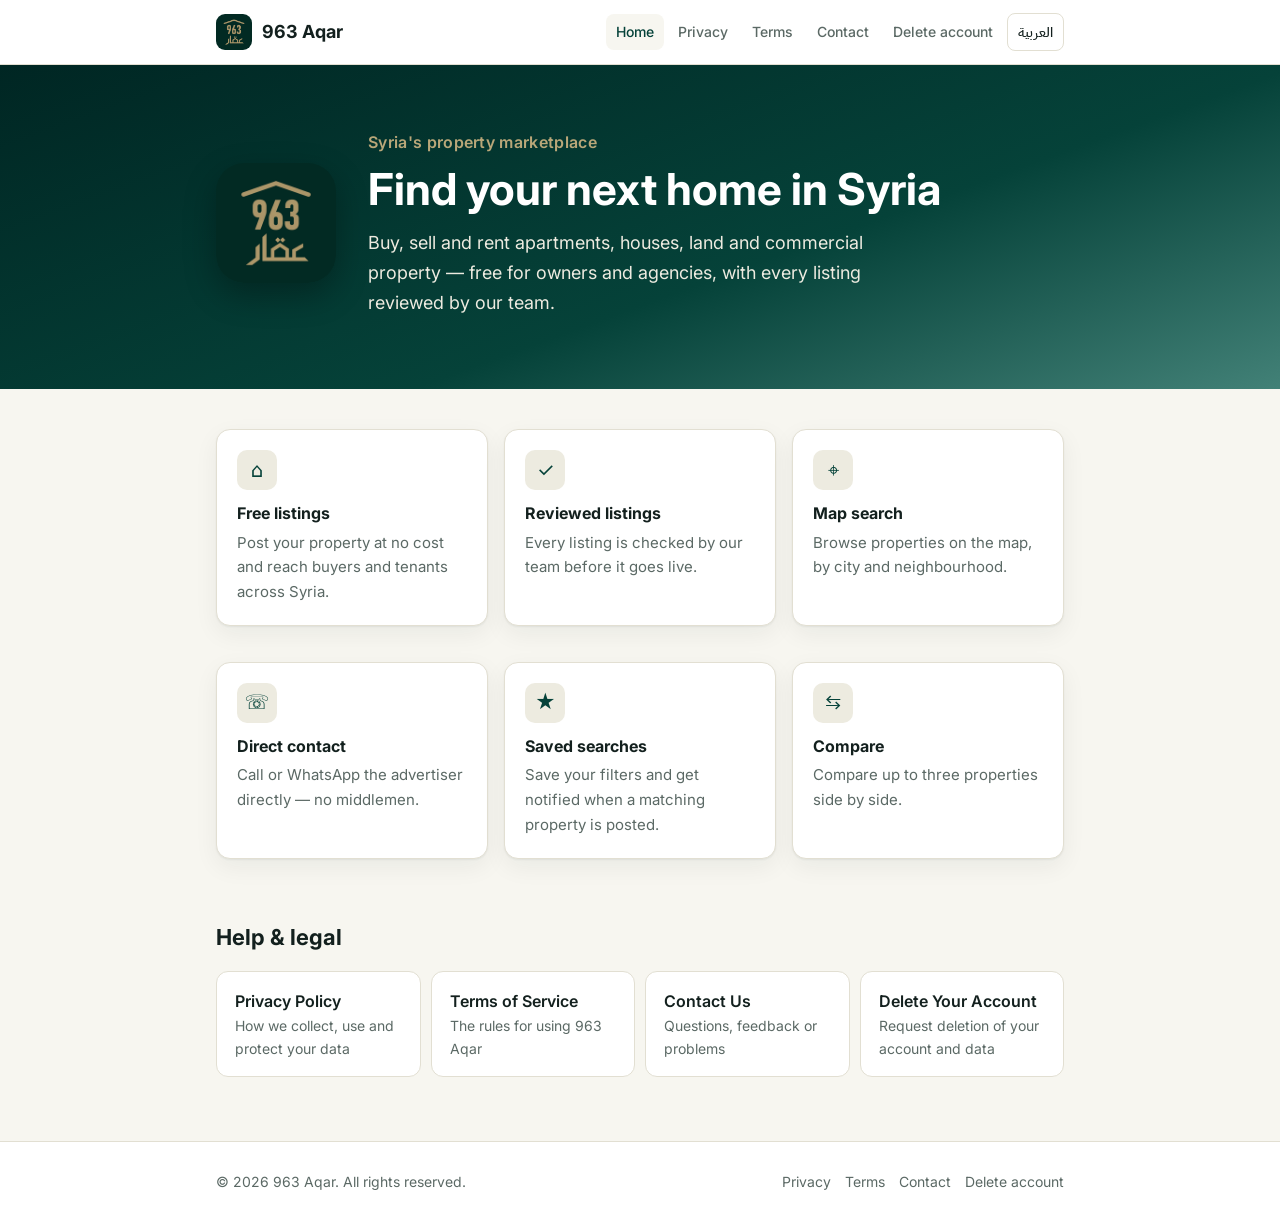
<file: index.html>
<!doctype html>
<html lang="en" dir="ltr">
<head>
<meta charset="utf-8">
<meta name="viewport" content="width=device-width, initial-scale=1">
<title>963 Aqar — Syrian real estate marketplace</title>
<meta name="description" content="963 Aqar is a free marketplace to buy, sell and rent property across Syria.">
<meta name="theme-color" content="#054239">
<link rel="icon" type="image/png" href="assets/favicon.png">
<link rel="alternate" hreflang="en" href="./">
<link rel="alternate" hreflang="ar" href="ar/">
<link rel="preconnect" href="https://fonts.googleapis.com">
<link rel="preconnect" href="https://fonts.gstatic.com" crossorigin>
<link href="https://fonts.googleapis.com/css2?family=IBM+Plex+Sans+Arabic:wght@400;500;600;700&family=Inter:wght@400;500;600;700&display=swap" rel="stylesheet">
<link rel="stylesheet" href="assets/style.css">
</head>
<body>
<header class="site-header">
  <div class="wrap">
    <a class="brand" href="./"><img src="assets/logo.png" alt="" width="36" height="36">963 Aqar</a>
    <nav class="nav" aria-label="Main"><a href="./" aria-current="page">Home</a><a href="privacy.html">Privacy</a><a href="terms.html">Terms</a><a href="contact.html">Contact</a><a href="delete-account.html">Delete account</a><a class="lang" href="ar/" hreflang="ar" lang="ar">العربية</a></nav>
  </div>
</header>
<section class="hero"><div class="wrap">
<img src="assets/logo.png" alt="963 Aqar logo" width="120" height="120">
<div><div class="tag">Syria's property marketplace</div><h1>Find your next home in Syria</h1><p>Buy, sell and rent apartments, houses, land and commercial property — free for owners and agencies, with every listing reviewed by our team.</p></div>
</div></section>
<main><div class="wrap">
<div class="grid"><div class="card feature"><div class="icon" aria-hidden="true">⌂</div><h3>Free listings</h3><p>Post your property at no cost and reach buyers and tenants across Syria.</p></div><div class="card feature"><div class="icon" aria-hidden="true">✓</div><h3>Reviewed listings</h3><p>Every listing is checked by our team before it goes live.</p></div><div class="card feature"><div class="icon" aria-hidden="true">⌖</div><h3>Map search</h3><p>Browse properties on the map, by city and neighbourhood.</p></div><div class="card feature"><div class="icon" aria-hidden="true">☏</div><h3>Direct contact</h3><p>Call or WhatsApp the advertiser directly — no middlemen.</p></div><div class="card feature"><div class="icon" aria-hidden="true">★</div><h3>Saved searches</h3><p>Save your filters and get notified when a matching property is posted.</p></div><div class="card feature"><div class="icon" aria-hidden="true">⇆</div><h3>Compare</h3><p>Compare up to three properties side by side.</p></div></div>
<h2 class="section-title">Help & legal</h2>
<div class="links-list"><a href="privacy.html">Privacy Policy<span>How we collect, use and protect your data</span></a><a href="terms.html">Terms of Service<span>The rules for using 963 Aqar</span></a><a href="contact.html">Contact Us<span>Questions, feedback or problems</span></a><a href="delete-account.html">Delete Your Account<span>Request deletion of your account and data</span></a></div>
</div></main>
<footer class="site-footer">
  <div class="wrap">
    <span>© 2026 963 Aqar. All rights reserved.</span>
    <nav><a href="privacy.html">Privacy</a><a href="terms.html">Terms</a><a href="contact.html">Contact</a><a href="delete-account.html">Delete account</a></nav>
  </div>
</footer>

</body>
</html>
</file>
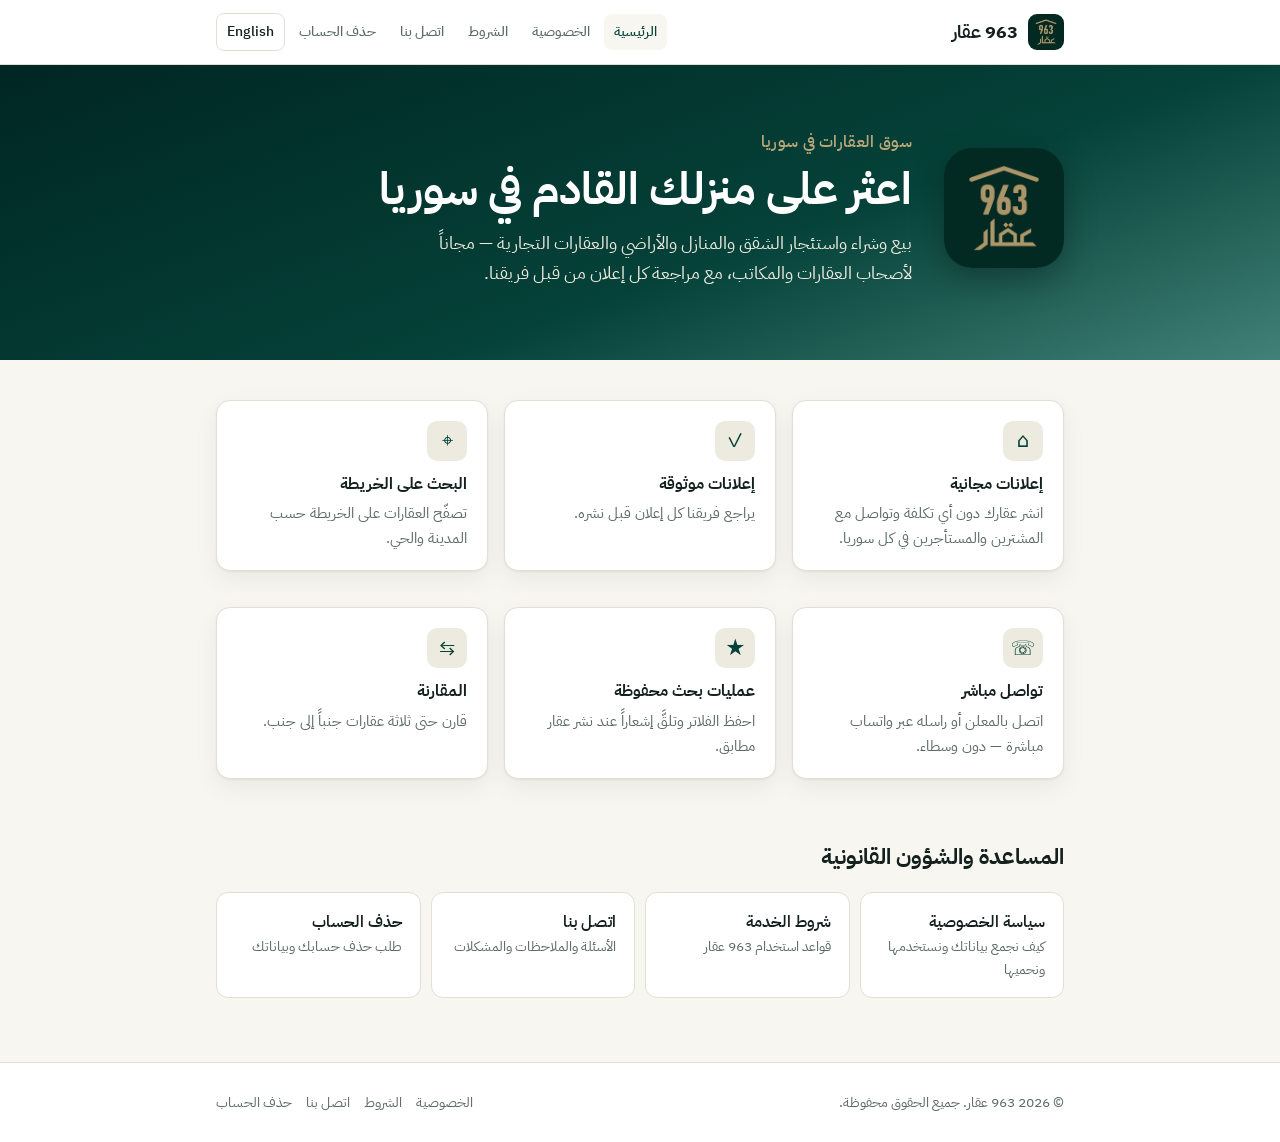
<file: ar/index.html>
<!doctype html>
<html lang="ar" dir="rtl">
<head>
<meta charset="utf-8">
<meta name="viewport" content="width=device-width, initial-scale=1">
<title>963 عقار — سوق العقارات السوري</title>
<meta name="description" content="963 عقار سوق مجاني لبيع وشراء واستئجار العقارات في جميع أنحاء سوريا.">
<meta name="theme-color" content="#054239">
<link rel="icon" type="image/png" href="../assets/favicon.png">
<link rel="alternate" hreflang="en" href="../">
<link rel="alternate" hreflang="ar" href="../ar/">
<link rel="preconnect" href="https://fonts.googleapis.com">
<link rel="preconnect" href="https://fonts.gstatic.com" crossorigin>
<link href="https://fonts.googleapis.com/css2?family=IBM+Plex+Sans+Arabic:wght@400;500;600;700&family=Inter:wght@400;500;600;700&display=swap" rel="stylesheet">
<link rel="stylesheet" href="../assets/style.css">
</head>
<body>
<header class="site-header">
  <div class="wrap">
    <a class="brand" href="../ar/"><img src="../assets/logo.png" alt="" width="36" height="36">963 عقار</a>
    <nav class="nav" aria-label="القائمة الرئيسية"><a href="../ar/" aria-current="page">الرئيسية</a><a href="../ar/privacy.html">الخصوصية</a><a href="../ar/terms.html">الشروط</a><a href="../ar/contact.html">اتصل بنا</a><a href="../ar/delete-account.html">حذف الحساب</a><a class="lang" href="../" hreflang="en" lang="en">English</a></nav>
  </div>
</header>
<section class="hero"><div class="wrap">
<img src="../assets/logo.png" alt="شعار 963 عقار" width="120" height="120">
<div><div class="tag">سوق العقارات في سوريا</div><h1>اعثر على منزلك القادم في سوريا</h1><p>بيع وشراء واستئجار الشقق والمنازل والأراضي والعقارات التجارية — مجاناً لأصحاب العقارات والمكاتب، مع مراجعة كل إعلان من قبل فريقنا.</p></div>
</div></section>
<main><div class="wrap">
<div class="grid"><div class="card feature"><div class="icon" aria-hidden="true">⌂</div><h3>إعلانات مجانية</h3><p>انشر عقارك دون أي تكلفة وتواصل مع المشترين والمستأجرين في كل سوريا.</p></div><div class="card feature"><div class="icon" aria-hidden="true">✓</div><h3>إعلانات موثوقة</h3><p>يراجع فريقنا كل إعلان قبل نشره.</p></div><div class="card feature"><div class="icon" aria-hidden="true">⌖</div><h3>البحث على الخريطة</h3><p>تصفّح العقارات على الخريطة حسب المدينة والحي.</p></div><div class="card feature"><div class="icon" aria-hidden="true">☏</div><h3>تواصل مباشر</h3><p>اتصل بالمعلن أو راسله عبر واتساب مباشرة — دون وسطاء.</p></div><div class="card feature"><div class="icon" aria-hidden="true">★</div><h3>عمليات بحث محفوظة</h3><p>احفظ الفلاتر وتلقَّ إشعاراً عند نشر عقار مطابق.</p></div><div class="card feature"><div class="icon" aria-hidden="true">⇆</div><h3>المقارنة</h3><p>قارن حتى ثلاثة عقارات جنباً إلى جنب.</p></div></div>
<h2 class="section-title">المساعدة والشؤون القانونية</h2>
<div class="links-list"><a href="../ar/privacy.html">سياسة الخصوصية<span>كيف نجمع بياناتك ونستخدمها ونحميها</span></a><a href="../ar/terms.html">شروط الخدمة<span>قواعد استخدام 963 عقار</span></a><a href="../ar/contact.html">اتصل بنا<span>الأسئلة والملاحظات والمشكلات</span></a><a href="../ar/delete-account.html">حذف الحساب<span>طلب حذف حسابك وبياناتك</span></a></div>
</div></main>
<footer class="site-footer">
  <div class="wrap">
    <span>© 2026 963 عقار. جميع الحقوق محفوظة.</span>
    <nav><a href="../ar/privacy.html">الخصوصية</a><a href="../ar/terms.html">الشروط</a><a href="../ar/contact.html">اتصل بنا</a><a href="../ar/delete-account.html">حذف الحساب</a></nav>
  </div>
</footer>

</body>
</html>
</file>
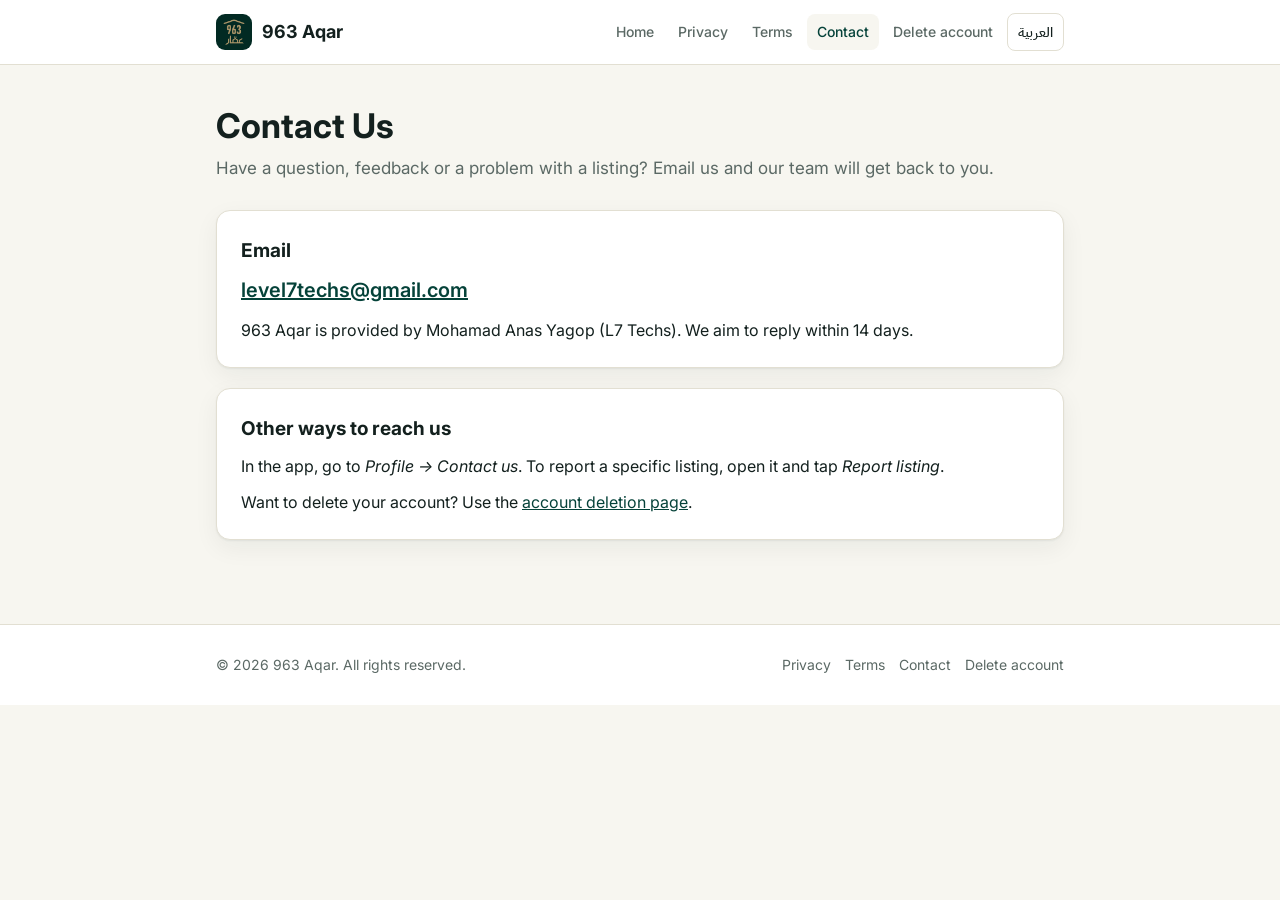
<file: contact.html>
<!doctype html>
<html lang="en" dir="ltr">
<head>
<meta charset="utf-8">
<meta name="viewport" content="width=device-width, initial-scale=1">
<title>Contact Us — 963 Aqar</title>
<meta name="description" content="963 Aqar is a free marketplace to buy, sell and rent property across Syria.">
<meta name="theme-color" content="#054239">
<link rel="icon" type="image/png" href="assets/favicon.png">
<link rel="alternate" hreflang="en" href="contact.html">
<link rel="alternate" hreflang="ar" href="ar/contact.html">
<link rel="preconnect" href="https://fonts.googleapis.com">
<link rel="preconnect" href="https://fonts.gstatic.com" crossorigin>
<link href="https://fonts.googleapis.com/css2?family=IBM+Plex+Sans+Arabic:wght@400;500;600;700&family=Inter:wght@400;500;600;700&display=swap" rel="stylesheet">
<link rel="stylesheet" href="assets/style.css">
</head>
<body>
<header class="site-header">
  <div class="wrap">
    <a class="brand" href="./"><img src="assets/logo.png" alt="" width="36" height="36">963 Aqar</a>
    <nav class="nav" aria-label="Main"><a href="./">Home</a><a href="privacy.html">Privacy</a><a href="terms.html">Terms</a><a href="contact.html" aria-current="page">Contact</a><a href="delete-account.html">Delete account</a><a class="lang" href="ar/contact.html" hreflang="ar" lang="ar">العربية</a></nav>
  </div>
</header>
<main><div class="wrap">
<h1 class="page-title">Contact Us</h1>
<p class="lead">Have a question, feedback or a problem with a listing? Email us and our team will get back to you.</p>
<div class="card">
<h2>Email</h2>
<p><a class="email-link" href="mailto:level7techs@gmail.com" dir="ltr">level7techs@gmail.com</a></p>
<p>963 Aqar is provided by Mohamad Anas Yagop (L7 Techs). We aim to reply within 14 days.</p>
</div>
<div class="card">
<h2>Other ways to reach us</h2>
<p>In the app, go to <em>Profile → Contact us</em>. To report a specific listing, open it and tap <em>Report listing</em>.</p>
<p>Want to delete your account? Use the <a href="delete-account.html">account deletion page</a>.</p>
</div>
</div></main>
<footer class="site-footer">
  <div class="wrap">
    <span>© 2026 963 Aqar. All rights reserved.</span>
    <nav><a href="privacy.html">Privacy</a><a href="terms.html">Terms</a><a href="contact.html">Contact</a><a href="delete-account.html">Delete account</a></nav>
  </div>
</footer>
</body>
</html>
</file>
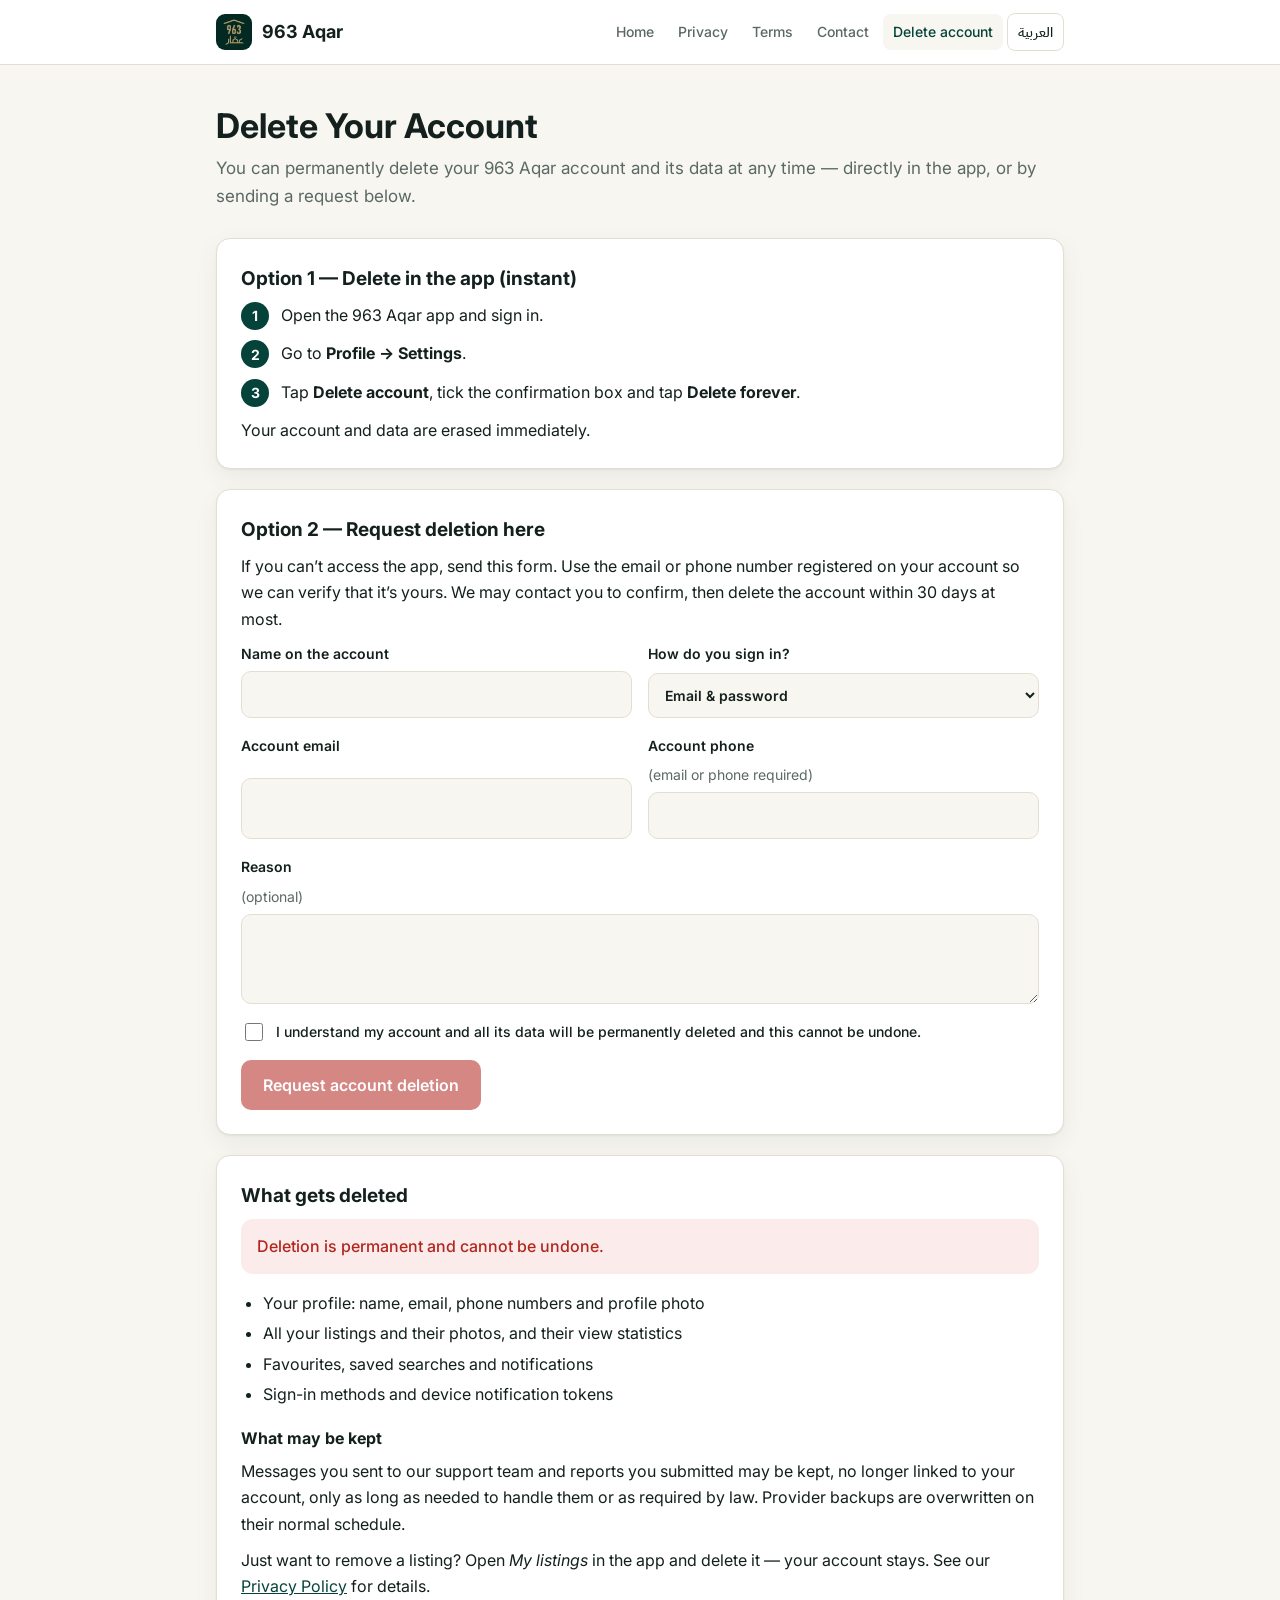
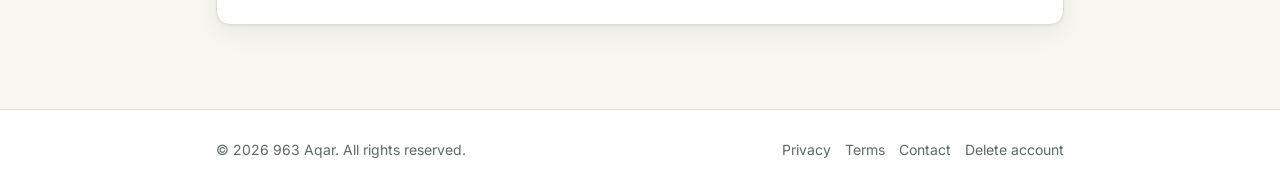
<file: delete-account.html>
<!doctype html>
<html lang="en" dir="ltr">
<head>
<meta charset="utf-8">
<meta name="viewport" content="width=device-width, initial-scale=1">
<title>Delete Your Account — 963 Aqar</title>
<meta name="description" content="963 Aqar is a free marketplace to buy, sell and rent property across Syria.">
<meta name="theme-color" content="#054239">
<link rel="icon" type="image/png" href="assets/favicon.png">
<link rel="alternate" hreflang="en" href="delete-account.html">
<link rel="alternate" hreflang="ar" href="ar/delete-account.html">
<link rel="preconnect" href="https://fonts.googleapis.com">
<link rel="preconnect" href="https://fonts.gstatic.com" crossorigin>
<link href="https://fonts.googleapis.com/css2?family=IBM+Plex+Sans+Arabic:wght@400;500;600;700&family=Inter:wght@400;500;600;700&display=swap" rel="stylesheet">
<link rel="stylesheet" href="assets/style.css">
</head>
<body>
<header class="site-header">
  <div class="wrap">
    <a class="brand" href="./"><img src="assets/logo.png" alt="" width="36" height="36">963 Aqar</a>
    <nav class="nav" aria-label="Main"><a href="./">Home</a><a href="privacy.html">Privacy</a><a href="terms.html">Terms</a><a href="contact.html">Contact</a><a href="delete-account.html" aria-current="page">Delete account</a><a class="lang" href="ar/delete-account.html" hreflang="ar" lang="ar">العربية</a></nav>
  </div>
</header>
<main><div class="wrap">
<h1 class="page-title">Delete Your Account</h1>
<p class="lead">You can permanently delete your 963 Aqar account and its data at any time — directly in the app, or by sending a request below.</p>

<div class="card">
<h2>Option 1 — Delete in the app (instant)</h2>
<ol class="steps">
<li>Open the 963 Aqar app and sign in.</li>
<li>Go to <strong>Profile → Settings</strong>.</li>
<li>Tap <strong>Delete account</strong>, tick the confirmation box and tap <strong>Delete forever</strong>.</li>
</ol>
<p>Your account and data are erased immediately.</p>
</div>

<div class="card">
<h2>Option 2 — Request deletion here</h2>
<p>If you can’t access the app, send this form. Use the email or phone number registered on your account so we can verify that it’s yours. We may contact you to confirm, then delete the account within 30 days at most.</p>
<form id="delete-form" novalidate>
<div class="row">
<label>Name on the account<input name="name" required minlength="2" maxlength="80" autocomplete="name"></label>
<label>How do you sign in?<select name="method"><option value="email">Email & password</option><option value="google">Google</option><option value="apple">Apple</option></select></label>
</div>
<div class="row">
<label>Account email<input name="email" type="email" maxlength="120" autocomplete="email" dir="ltr"></label>
<label>Account phone <span class="hint">(email or phone required)</span><input name="phone" type="tel" maxlength="30" autocomplete="tel" dir="ltr"></label>
</div>
<label>Reason <span class="hint">(optional)</span><textarea name="reason" maxlength="1000" style="min-height:90px"></textarea></label>
<label class="hp" aria-hidden="true">Website<input name="website" tabindex="-1" autocomplete="off"></label>
<label class="check"><input type="checkbox" name="confirm" required>I understand my account and all its data will be permanently deleted and this cannot be undone.</label>
<button type="submit" class="danger" disabled>Request account deletion</button>
<div class="status" aria-live="polite"></div>
</form>
</div>

<div class="card">
<h2>What gets deleted</h2>
<div class="warning">Deletion is permanent and cannot be undone.</div>
<ul>
<li>Your profile: name, email, phone numbers and profile photo</li>
<li>All your listings and their photos, and their view statistics</li>
<li>Favourites, saved searches and notifications</li>
<li>Sign-in methods and device notification tokens</li>
</ul>
<h3>What may be kept</h3>
<p>Messages you sent to our support team and reports you submitted may be kept, no longer linked to your account, only as long as needed to handle them or as required by law. Provider backups are overwritten on their normal schedule.</p>
<p>Just want to remove a listing? Open <em>My listings</em> in the app and delete it — your account stays. See our <a href="privacy.html">Privacy Policy</a> for details.</p>
</div>
</div></main>
<footer class="site-footer">
  <div class="wrap">
    <span>© 2026 963 Aqar. All rights reserved.</span>
    <nav><a href="privacy.html">Privacy</a><a href="terms.html">Terms</a><a href="contact.html">Contact</a><a href="delete-account.html">Delete account</a></nav>
  </div>
</footer>
<script src="assets/forms.js" defer></script>
<script>
(function(){var f=document.getElementById('delete-form');var c=f.elements.confirm;var b=f.querySelector('button');c.addEventListener('change',function(){b.disabled=!c.checked;});f.addEventListener('reset',function(){setTimeout(function(){b.disabled=true;});});})();
</script>
</body>
</html>
</file>
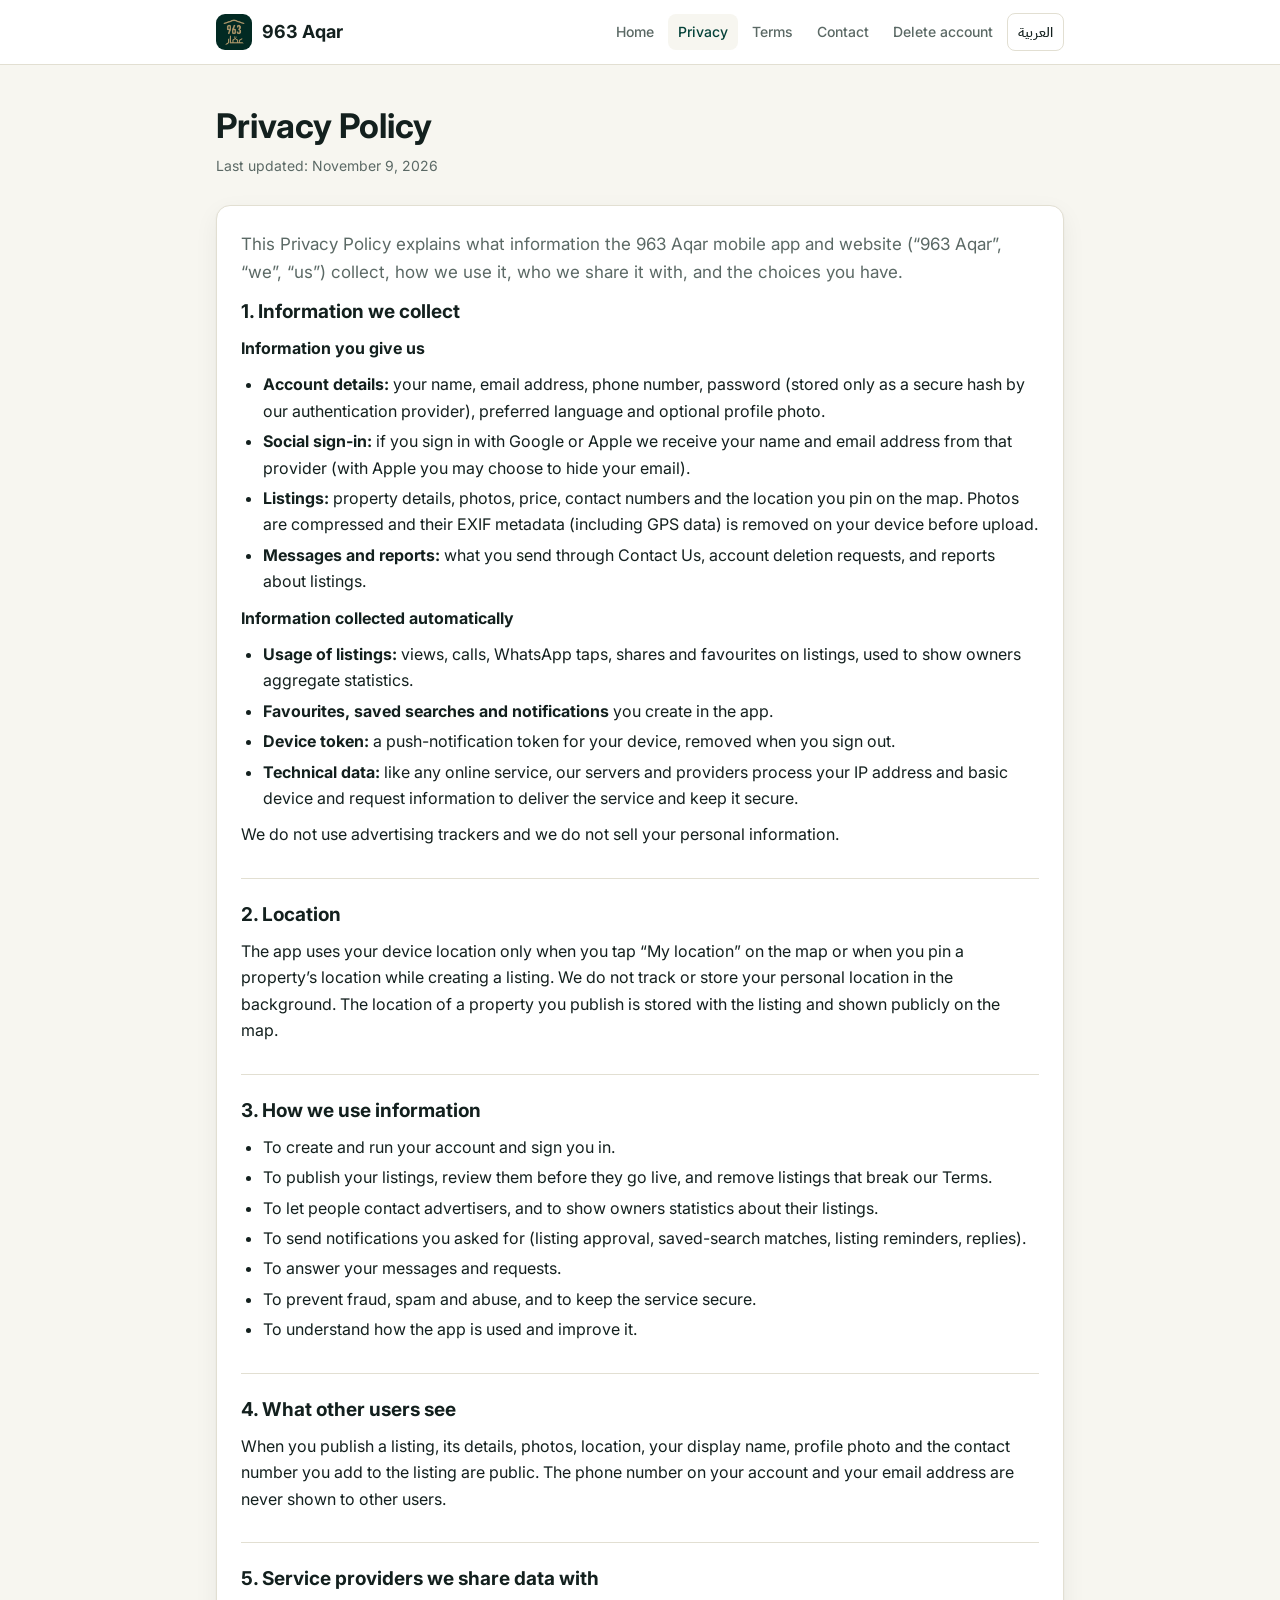
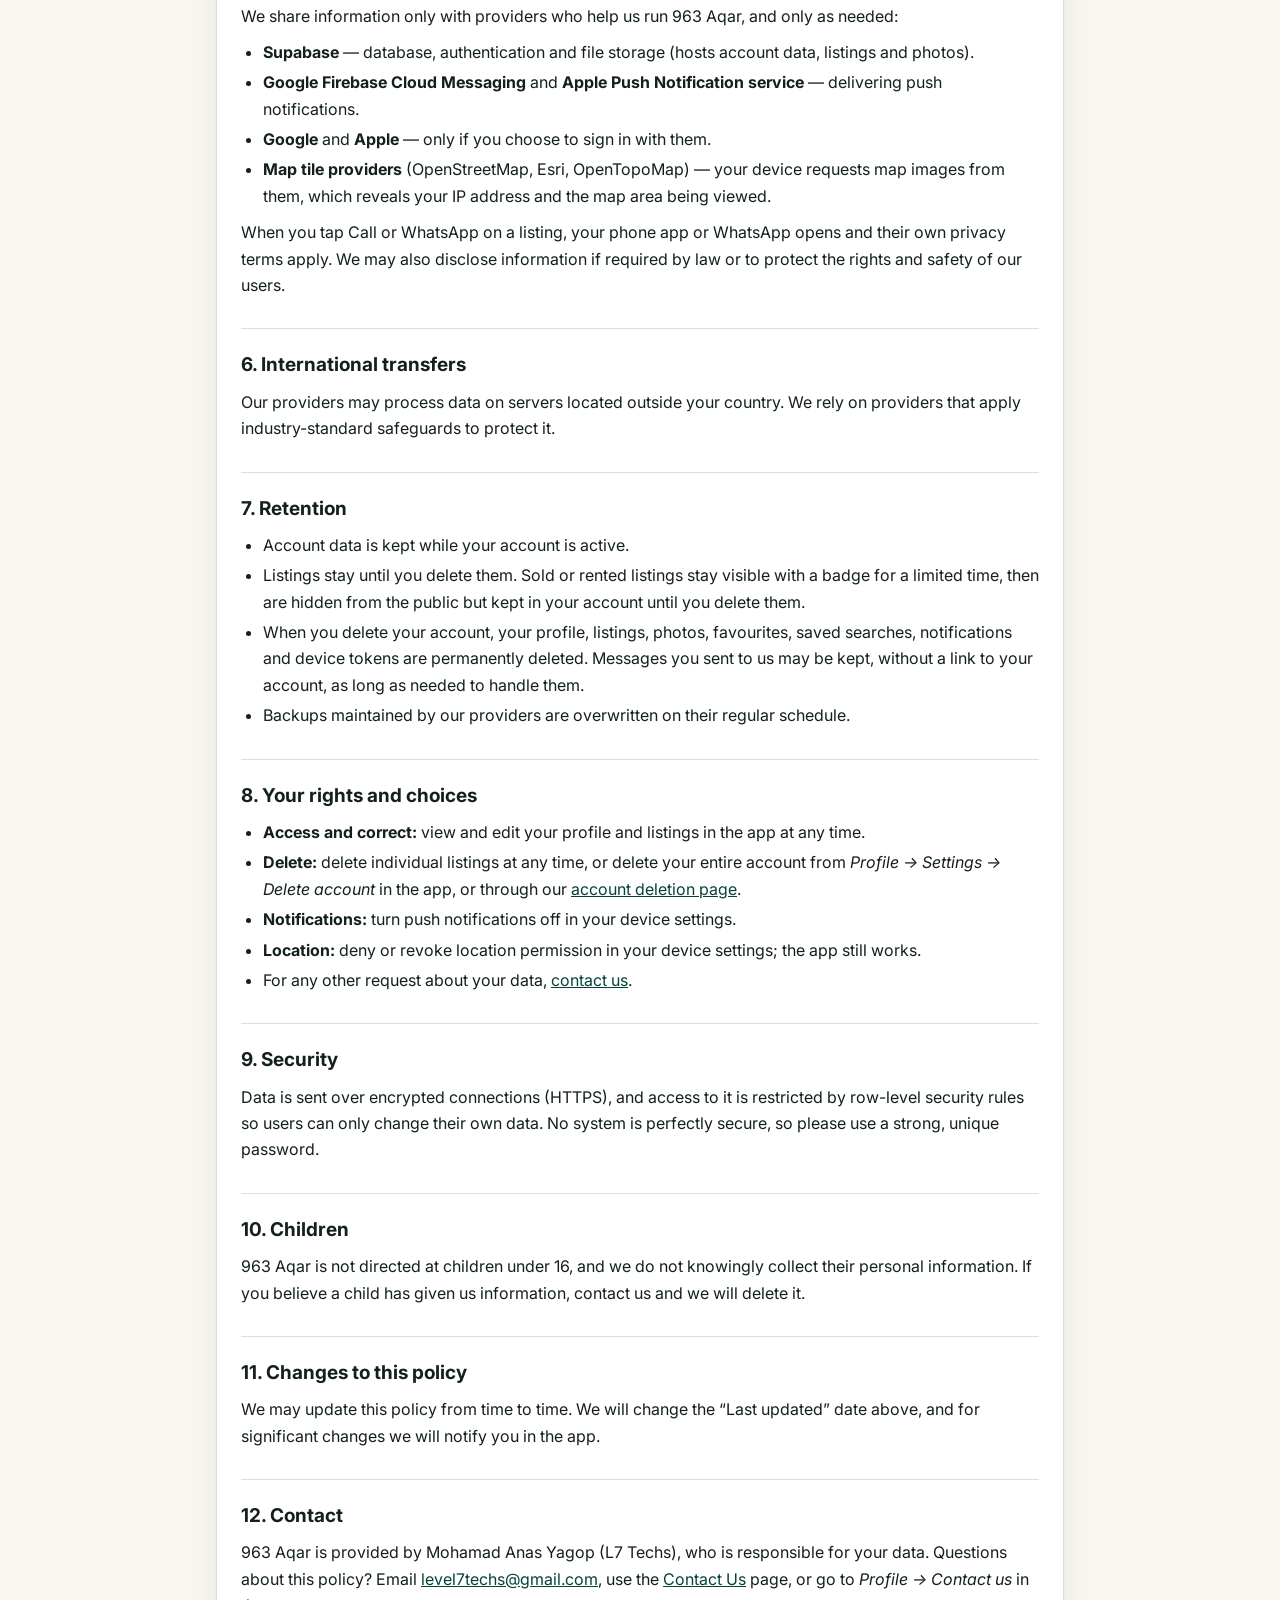
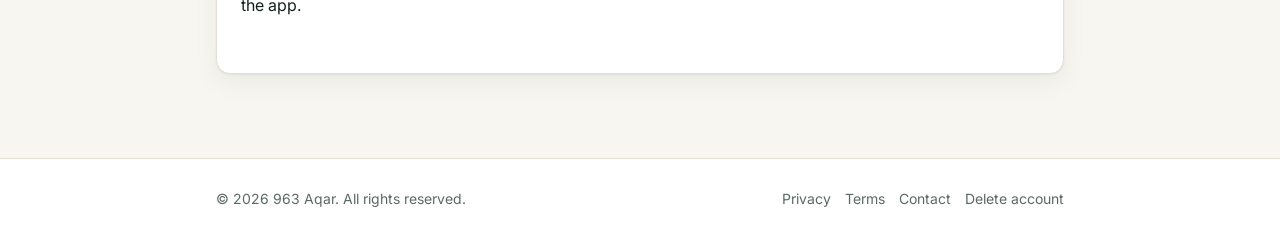
<file: privacy.html>
<!doctype html>
<html lang="en" dir="ltr">
<head>
<meta charset="utf-8">
<meta name="viewport" content="width=device-width, initial-scale=1">
<title>Privacy Policy — 963 Aqar</title>
<meta name="description" content="963 Aqar is a free marketplace to buy, sell and rent property across Syria.">
<meta name="theme-color" content="#054239">
<link rel="icon" type="image/png" href="assets/favicon.png">
<link rel="alternate" hreflang="en" href="privacy.html">
<link rel="alternate" hreflang="ar" href="ar/privacy.html">
<link rel="preconnect" href="https://fonts.googleapis.com">
<link rel="preconnect" href="https://fonts.gstatic.com" crossorigin>
<link href="https://fonts.googleapis.com/css2?family=IBM+Plex+Sans+Arabic:wght@400;500;600;700&family=Inter:wght@400;500;600;700&display=swap" rel="stylesheet">
<link rel="stylesheet" href="assets/style.css">
</head>
<body>
<header class="site-header">
  <div class="wrap">
    <a class="brand" href="./"><img src="assets/logo.png" alt="" width="36" height="36">963 Aqar</a>
    <nav class="nav" aria-label="Main"><a href="./">Home</a><a href="privacy.html" aria-current="page">Privacy</a><a href="terms.html">Terms</a><a href="contact.html">Contact</a><a href="delete-account.html">Delete account</a><a class="lang" href="ar/privacy.html" hreflang="ar" lang="ar">العربية</a></nav>
  </div>
</header>
<main><div class="wrap">
<h1 class="page-title">Privacy Policy</h1>
<p class="updated">Last updated: November 9, 2026</p>
<div class="card legal">
<p class="lead">This Privacy Policy explains what information the 963 Aqar mobile app and website (“963 Aqar”, “we”, “us”) collect, how we use it, who we share it with, and the choices you have.</p>
<section><h2>1. Information we collect</h2>
<p><strong>Information you give us</strong></p>
<ul>
<li><strong>Account details:</strong> your name, email address, phone number, password (stored only as a secure hash by our authentication provider), preferred language and optional profile photo.</li>
<li><strong>Social sign-in:</strong> if you sign in with Google or Apple we receive your name and email address from that provider (with Apple you may choose to hide your email).</li>
<li><strong>Listings:</strong> property details, photos, price, contact numbers and the location you pin on the map. Photos are compressed and their EXIF metadata (including GPS data) is removed on your device before upload.</li>
<li><strong>Messages and reports:</strong> what you send through Contact Us, account deletion requests, and reports about listings.</li>
</ul>
<p><strong>Information collected automatically</strong></p>
<ul>
<li><strong>Usage of listings:</strong> views, calls, WhatsApp taps, shares and favourites on listings, used to show owners aggregate statistics.</li>
<li><strong>Favourites, saved searches and notifications</strong> you create in the app.</li>
<li><strong>Device token:</strong> a push-notification token for your device, removed when you sign out.</li>
<li><strong>Technical data:</strong> like any online service, our servers and providers process your IP address and basic device and request information to deliver the service and keep it secure.</li>
</ul>
<p>We do not use advertising trackers and we do not sell your personal information.</p></section>
<section><h2>2. Location</h2><p>The app uses your device location only when you tap “My location” on the map or when you pin a property’s location while creating a listing. We do not track or store your personal location in the background. The location of a property you publish is stored with the listing and shown publicly on the map.</p></section>
<section><h2>3. How we use information</h2><ul>
<li>To create and run your account and sign you in.</li>
<li>To publish your listings, review them before they go live, and remove listings that break our Terms.</li>
<li>To let people contact advertisers, and to show owners statistics about their listings.</li>
<li>To send notifications you asked for (listing approval, saved-search matches, listing reminders, replies).</li>
<li>To answer your messages and requests.</li>
<li>To prevent fraud, spam and abuse, and to keep the service secure.</li>
<li>To understand how the app is used and improve it.</li>
</ul></section>
<section><h2>4. What other users see</h2><p>When you publish a listing, its details, photos, location, your display name, profile photo and the contact number you add to the listing are public. The phone number on your account and your email address are never shown to other users.</p></section>
<section><h2>5. Service providers we share data with</h2><p>We share information only with providers who help us run 963 Aqar, and only as needed:</p>
<ul>
<li><strong>Supabase</strong> — database, authentication and file storage (hosts account data, listings and photos).</li>
<li><strong>Google Firebase Cloud Messaging</strong> and <strong>Apple Push Notification service</strong> — delivering push notifications.</li>
<li><strong>Google</strong> and <strong>Apple</strong> — only if you choose to sign in with them.</li>
<li><strong>Map tile providers</strong> (OpenStreetMap, Esri, OpenTopoMap) — your device requests map images from them, which reveals your IP address and the map area being viewed.</li>
</ul>
<p>When you tap Call or WhatsApp on a listing, your phone app or WhatsApp opens and their own privacy terms apply. We may also disclose information if required by law or to protect the rights and safety of our users.</p></section>
<section><h2>6. International transfers</h2><p>Our providers may process data on servers located outside your country. We rely on providers that apply industry-standard safeguards to protect it.</p></section>
<section><h2>7. Retention</h2><ul>
<li>Account data is kept while your account is active.</li>
<li>Listings stay until you delete them. Sold or rented listings stay visible with a badge for a limited time, then are hidden from the public but kept in your account until you delete them.</li>
<li>When you delete your account, your profile, listings, photos, favourites, saved searches, notifications and device tokens are permanently deleted. Messages you sent to us may be kept, without a link to your account, as long as needed to handle them.</li>
<li>Backups maintained by our providers are overwritten on their regular schedule.</li>
</ul></section>
<section><h2>8. Your rights and choices</h2><ul>
<li><strong>Access and correct:</strong> view and edit your profile and listings in the app at any time.</li>
<li><strong>Delete:</strong> delete individual listings at any time, or delete your entire account from <em>Profile → Settings → Delete account</em> in the app, or through our <a href="delete-account.html">account deletion page</a>.</li>
<li><strong>Notifications:</strong> turn push notifications off in your device settings.</li>
<li><strong>Location:</strong> deny or revoke location permission in your device settings; the app still works.</li>
<li>For any other request about your data, <a href="contact.html">contact us</a>.</li>
</ul></section>
<section><h2>9. Security</h2><p>Data is sent over encrypted connections (HTTPS), and access to it is restricted by row-level security rules so users can only change their own data. No system is perfectly secure, so please use a strong, unique password.</p></section>
<section><h2>10. Children</h2><p>963 Aqar is not directed at children under 16, and we do not knowingly collect their personal information. If you believe a child has given us information, contact us and we will delete it.</p></section>
<section><h2>11. Changes to this policy</h2><p>We may update this policy from time to time. We will change the “Last updated” date above, and for significant changes we will notify you in the app.</p></section>
<section><h2>12. Contact</h2><p>963 Aqar is provided by Mohamad Anas Yagop (L7 Techs), who is responsible for your data. Questions about this policy? Email <a href="mailto:level7techs@gmail.com" dir="ltr">level7techs@gmail.com</a>, use the <a href="contact.html">Contact Us</a> page, or go to <em>Profile → Contact us</em> in the app.</p></section>
</div>
</div></main>
<footer class="site-footer">
  <div class="wrap">
    <span>© 2026 963 Aqar. All rights reserved.</span>
    <nav><a href="privacy.html">Privacy</a><a href="terms.html">Terms</a><a href="contact.html">Contact</a><a href="delete-account.html">Delete account</a></nav>
  </div>
</footer>

</body>
</html>
</file>
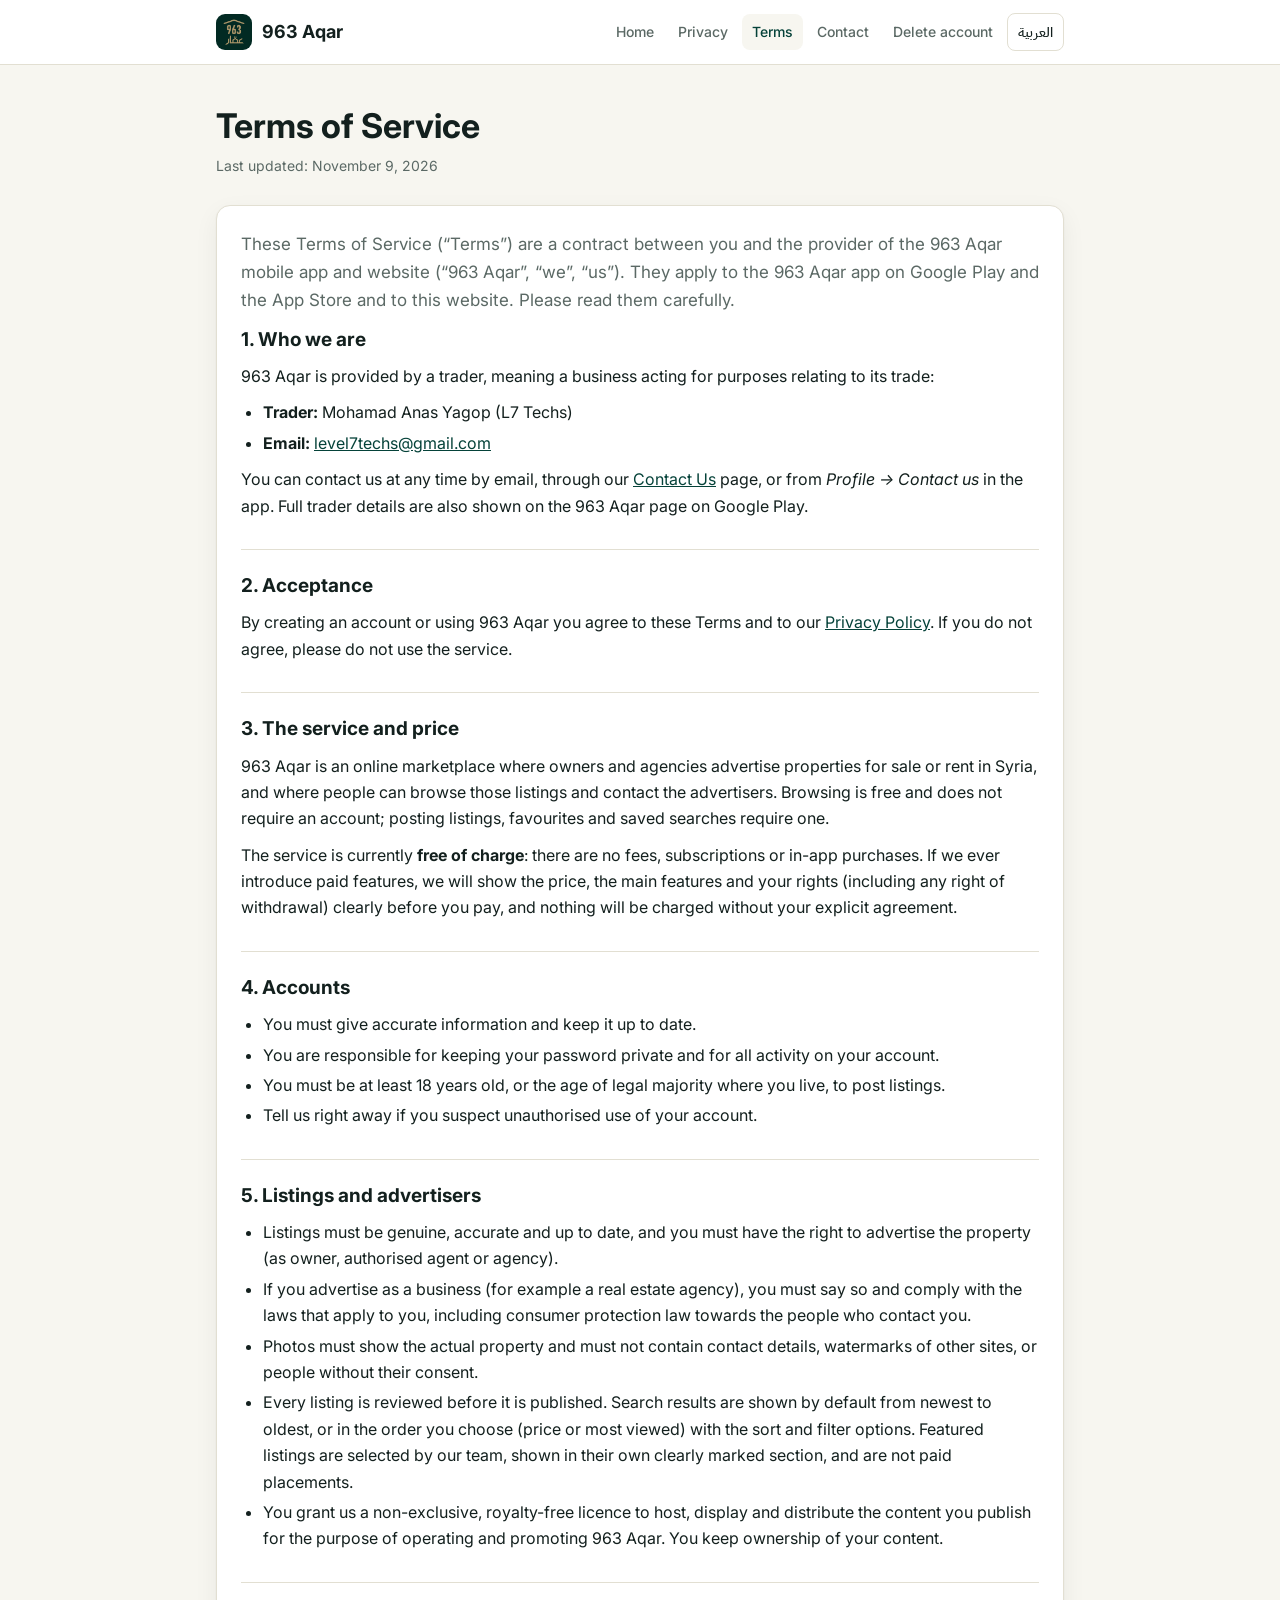
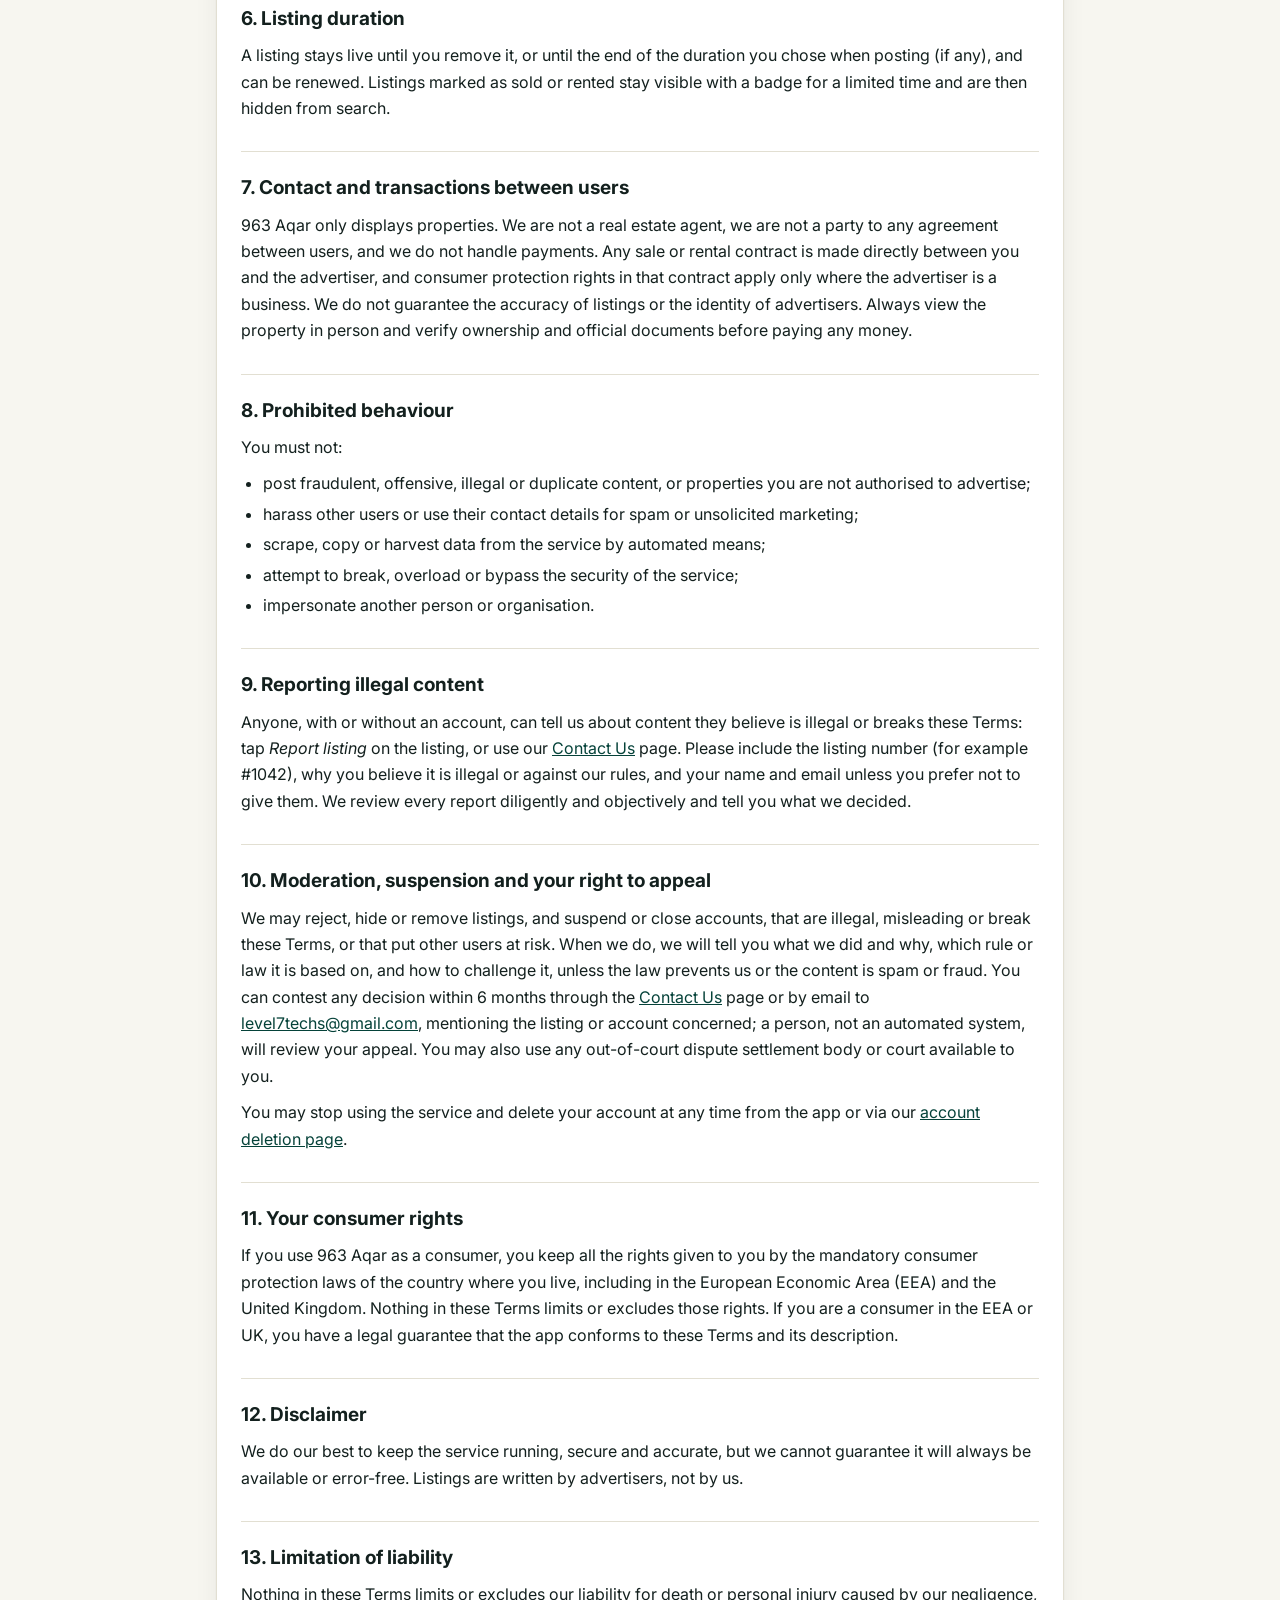
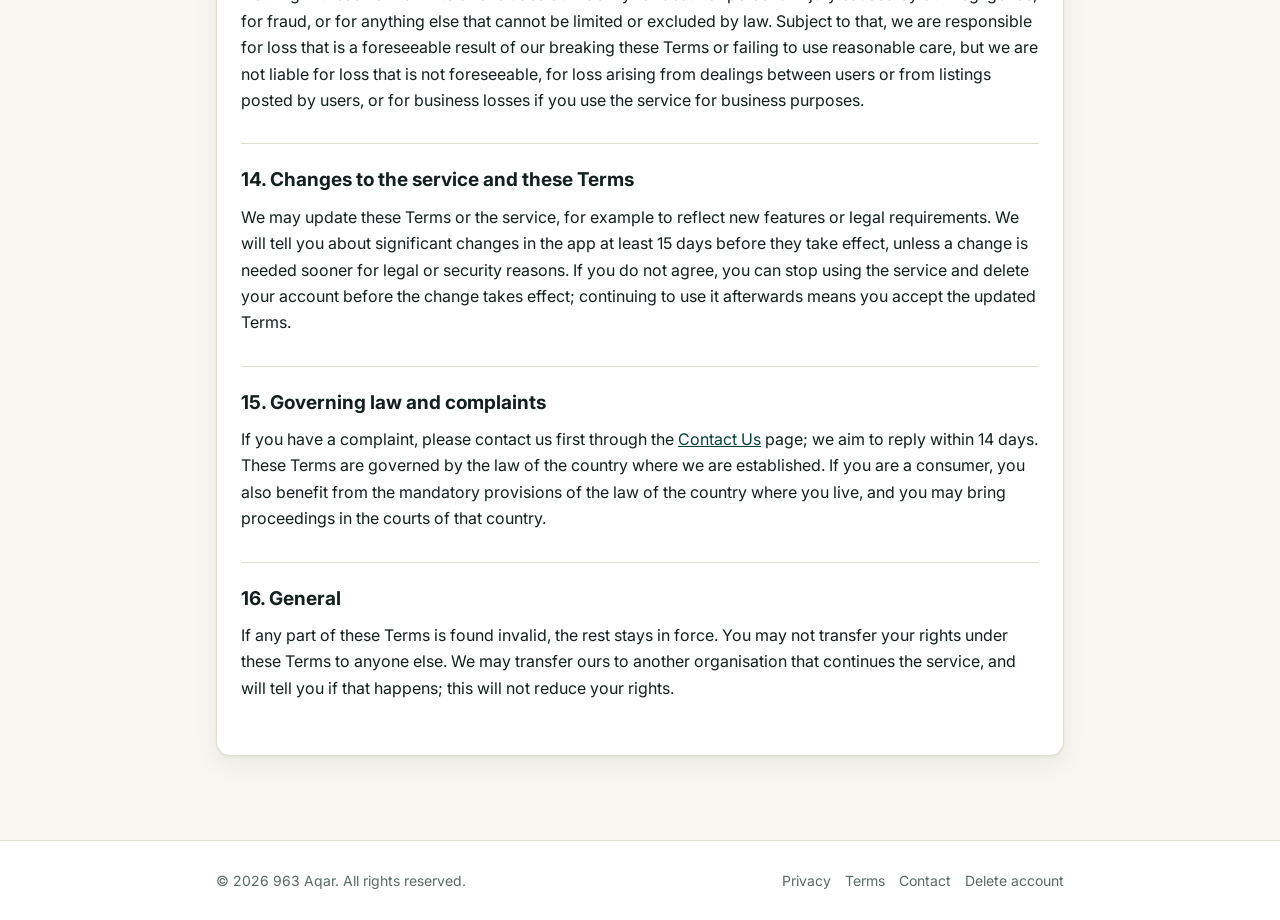
<file: terms.html>
<!doctype html>
<html lang="en" dir="ltr">
<head>
<meta charset="utf-8">
<meta name="viewport" content="width=device-width, initial-scale=1">
<title>Terms of Service — 963 Aqar</title>
<meta name="description" content="963 Aqar is a free marketplace to buy, sell and rent property across Syria.">
<meta name="theme-color" content="#054239">
<link rel="icon" type="image/png" href="assets/favicon.png">
<link rel="alternate" hreflang="en" href="terms.html">
<link rel="alternate" hreflang="ar" href="ar/terms.html">
<link rel="preconnect" href="https://fonts.googleapis.com">
<link rel="preconnect" href="https://fonts.gstatic.com" crossorigin>
<link href="https://fonts.googleapis.com/css2?family=IBM+Plex+Sans+Arabic:wght@400;500;600;700&family=Inter:wght@400;500;600;700&display=swap" rel="stylesheet">
<link rel="stylesheet" href="assets/style.css">
</head>
<body>
<header class="site-header">
  <div class="wrap">
    <a class="brand" href="./"><img src="assets/logo.png" alt="" width="36" height="36">963 Aqar</a>
    <nav class="nav" aria-label="Main"><a href="./">Home</a><a href="privacy.html">Privacy</a><a href="terms.html" aria-current="page">Terms</a><a href="contact.html">Contact</a><a href="delete-account.html">Delete account</a><a class="lang" href="ar/terms.html" hreflang="ar" lang="ar">العربية</a></nav>
  </div>
</header>
<main><div class="wrap">
<h1 class="page-title">Terms of Service</h1>
<p class="updated">Last updated: November 9, 2026</p>
<div class="card legal">
<p class="lead">These Terms of Service (“Terms”) are a contract between you and the provider of the 963 Aqar mobile app and website (“963 Aqar”, “we”, “us”). They apply to the 963 Aqar app on Google Play and the App Store and to this website. Please read them carefully.</p>
<section><h2>1. Who we are</h2><p>963 Aqar is provided by a trader, meaning a business acting for purposes relating to its trade:</p><ul><li><strong>Trader:</strong> Mohamad Anas Yagop (L7 Techs)</li><li><strong>Email:</strong> <a href="mailto:level7techs@gmail.com" dir="ltr">level7techs@gmail.com</a></li></ul><p>You can contact us at any time by email, through our <a href="contact.html">Contact Us</a> page, or from <em>Profile → Contact us</em> in the app. Full trader details are also shown on the 963 Aqar page on Google Play.</p></section>
<section><h2>2. Acceptance</h2><p>By creating an account or using 963 Aqar you agree to these Terms and to our <a href="privacy.html">Privacy Policy</a>. If you do not agree, please do not use the service.</p></section>
<section><h2>3. The service and price</h2><p>963 Aqar is an online marketplace where owners and agencies advertise properties for sale or rent in Syria, and where people can browse those listings and contact the advertisers. Browsing is free and does not require an account; posting listings, favourites and saved searches require one.</p><p>The service is currently <strong>free of charge</strong>: there are no fees, subscriptions or in-app purchases. If we ever introduce paid features, we will show the price, the main features and your rights (including any right of withdrawal) clearly before you pay, and nothing will be charged without your explicit agreement.</p></section>
<section><h2>4. Accounts</h2><ul><li>You must give accurate information and keep it up to date.</li><li>You are responsible for keeping your password private and for all activity on your account.</li><li>You must be at least 18 years old, or the age of legal majority where you live, to post listings.</li><li>Tell us right away if you suspect unauthorised use of your account.</li></ul></section>
<section><h2>5. Listings and advertisers</h2><ul><li>Listings must be genuine, accurate and up to date, and you must have the right to advertise the property (as owner, authorised agent or agency).</li><li>If you advertise as a business (for example a real estate agency), you must say so and comply with the laws that apply to you, including consumer protection law towards the people who contact you.</li><li>Photos must show the actual property and must not contain contact details, watermarks of other sites, or people without their consent.</li><li>Every listing is reviewed before it is published. Search results are shown by default from newest to oldest, or in the order you choose (price or most viewed) with the sort and filter options. Featured listings are selected by our team, shown in their own clearly marked section, and are not paid placements.</li><li>You grant us a non-exclusive, royalty-free licence to host, display and distribute the content you publish for the purpose of operating and promoting 963 Aqar. You keep ownership of your content.</li></ul></section>
<section><h2>6. Listing duration</h2><p>A listing stays live until you remove it, or until the end of the duration you chose when posting (if any), and can be renewed. Listings marked as sold or rented stay visible with a badge for a limited time and are then hidden from search.</p></section>
<section><h2>7. Contact and transactions between users</h2><p>963 Aqar only displays properties. We are not a real estate agent, we are not a party to any agreement between users, and we do not handle payments. Any sale or rental contract is made directly between you and the advertiser, and consumer protection rights in that contract apply only where the advertiser is a business. We do not guarantee the accuracy of listings or the identity of advertisers. Always view the property in person and verify ownership and official documents before paying any money.</p></section>
<section><h2>8. Prohibited behaviour</h2><p>You must not:</p><ul><li>post fraudulent, offensive, illegal or duplicate content, or properties you are not authorised to advertise;</li><li>harass other users or use their contact details for spam or unsolicited marketing;</li><li>scrape, copy or harvest data from the service by automated means;</li><li>attempt to break, overload or bypass the security of the service;</li><li>impersonate another person or organisation.</li></ul></section>
<section><h2>9. Reporting illegal content</h2><p>Anyone, with or without an account, can tell us about content they believe is illegal or breaks these Terms: tap <em>Report listing</em> on the listing, or use our <a href="contact.html">Contact Us</a> page. Please include the listing number (for example #1042), why you believe it is illegal or against our rules, and your name and email unless you prefer not to give them. We review every report diligently and objectively and tell you what we decided.</p></section>
<section><h2>10. Moderation, suspension and your right to appeal</h2><p>We may reject, hide or remove listings, and suspend or close accounts, that are illegal, misleading or break these Terms, or that put other users at risk. When we do, we will tell you what we did and why, which rule or law it is based on, and how to challenge it, unless the law prevents us or the content is spam or fraud. You can contest any decision within 6 months through the <a href="contact.html">Contact Us</a> page or by email to <a href="mailto:level7techs@gmail.com" dir="ltr">level7techs@gmail.com</a>, mentioning the listing or account concerned; a person, not an automated system, will review your appeal. You may also use any out-of-court dispute settlement body or court available to you.</p><p>You may stop using the service and delete your account at any time from the app or via our <a href="delete-account.html">account deletion page</a>.</p></section>
<section><h2>11. Your consumer rights</h2><p>If you use 963 Aqar as a consumer, you keep all the rights given to you by the mandatory consumer protection laws of the country where you live, including in the European Economic Area (EEA) and the United Kingdom. Nothing in these Terms limits or excludes those rights. If you are a consumer in the EEA or UK, you have a legal guarantee that the app conforms to these Terms and its description.</p></section>
<section><h2>12. Disclaimer</h2><p>We do our best to keep the service running, secure and accurate, but we cannot guarantee it will always be available or error-free. Listings are written by advertisers, not by us.</p></section>
<section><h2>13. Limitation of liability</h2><p>Nothing in these Terms limits or excludes our liability for death or personal injury caused by our negligence, for fraud, or for anything else that cannot be limited or excluded by law. Subject to that, we are responsible for loss that is a foreseeable result of our breaking these Terms or failing to use reasonable care, but we are not liable for loss that is not foreseeable, for loss arising from dealings between users or from listings posted by users, or for business losses if you use the service for business purposes.</p></section>
<section><h2>14. Changes to the service and these Terms</h2><p>We may update these Terms or the service, for example to reflect new features or legal requirements. We will tell you about significant changes in the app at least 15 days before they take effect, unless a change is needed sooner for legal or security reasons. If you do not agree, you can stop using the service and delete your account before the change takes effect; continuing to use it afterwards means you accept the updated Terms.</p></section>
<section><h2>15. Governing law and complaints</h2><p>If you have a complaint, please contact us first through the <a href="contact.html">Contact Us</a> page; we aim to reply within 14 days. These Terms are governed by the law of the country where we are established. If you are a consumer, you also benefit from the mandatory provisions of the law of the country where you live, and you may bring proceedings in the courts of that country.</p></section>
<section><h2>16. General</h2><p>If any part of these Terms is found invalid, the rest stays in force. You may not transfer your rights under these Terms to anyone else. We may transfer ours to another organisation that continues the service, and will tell you if that happens; this will not reduce your rights.</p></section>
</div>
</div></main>
<footer class="site-footer">
  <div class="wrap">
    <span>© 2026 963 Aqar. All rights reserved.</span>
    <nav><a href="privacy.html">Privacy</a><a href="terms.html">Terms</a><a href="contact.html">Contact</a><a href="delete-account.html">Delete account</a></nav>
  </div>
</footer>

</body>
</html>
</file>
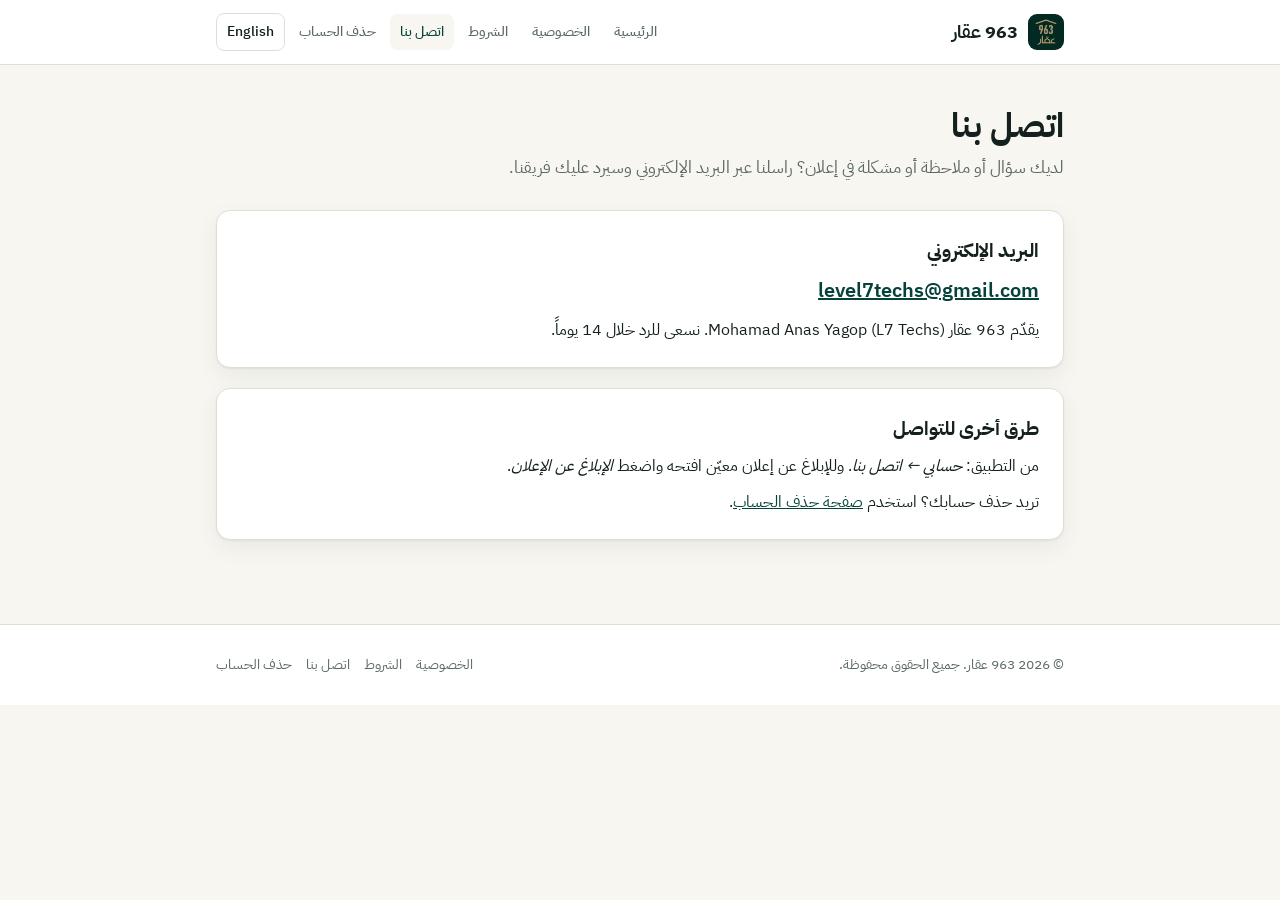
<file: ar/contact.html>
<!doctype html>
<html lang="ar" dir="rtl">
<head>
<meta charset="utf-8">
<meta name="viewport" content="width=device-width, initial-scale=1">
<title>اتصل بنا — 963 عقار</title>
<meta name="description" content="963 عقار سوق مجاني لبيع وشراء واستئجار العقارات في جميع أنحاء سوريا.">
<meta name="theme-color" content="#054239">
<link rel="icon" type="image/png" href="../assets/favicon.png">
<link rel="alternate" hreflang="en" href="../contact.html">
<link rel="alternate" hreflang="ar" href="../ar/contact.html">
<link rel="preconnect" href="https://fonts.googleapis.com">
<link rel="preconnect" href="https://fonts.gstatic.com" crossorigin>
<link href="https://fonts.googleapis.com/css2?family=IBM+Plex+Sans+Arabic:wght@400;500;600;700&family=Inter:wght@400;500;600;700&display=swap" rel="stylesheet">
<link rel="stylesheet" href="../assets/style.css">
</head>
<body>
<header class="site-header">
  <div class="wrap">
    <a class="brand" href="../ar/"><img src="../assets/logo.png" alt="" width="36" height="36">963 عقار</a>
    <nav class="nav" aria-label="القائمة الرئيسية"><a href="../ar/">الرئيسية</a><a href="../ar/privacy.html">الخصوصية</a><a href="../ar/terms.html">الشروط</a><a href="../ar/contact.html" aria-current="page">اتصل بنا</a><a href="../ar/delete-account.html">حذف الحساب</a><a class="lang" href="../contact.html" hreflang="en" lang="en">English</a></nav>
  </div>
</header>
<main><div class="wrap">
<h1 class="page-title">اتصل بنا</h1>
<p class="lead">لديك سؤال أو ملاحظة أو مشكلة في إعلان؟ راسلنا عبر البريد الإلكتروني وسيرد عليك فريقنا.</p>
<div class="card">
<h2>البريد الإلكتروني</h2>
<p><a class="email-link" href="mailto:level7techs@gmail.com" dir="ltr">level7techs@gmail.com</a></p>
<p>يقدّم 963 عقار <span dir="ltr">Mohamad Anas Yagop (L7 Techs)</span>. نسعى للرد خلال 14 يوماً.</p>
</div>
<div class="card">
<h2>طرق أخرى للتواصل</h2>
<p>من التطبيق: <em>حسابي ← اتصل بنا</em>. وللإبلاغ عن إعلان معيّن افتحه واضغط <em>الإبلاغ عن الإعلان</em>.</p>
<p>تريد حذف حسابك؟ استخدم <a href="delete-account.html">صفحة حذف الحساب</a>.</p>
</div>
</div></main>
<footer class="site-footer">
  <div class="wrap">
    <span>© 2026 963 عقار. جميع الحقوق محفوظة.</span>
    <nav><a href="../ar/privacy.html">الخصوصية</a><a href="../ar/terms.html">الشروط</a><a href="../ar/contact.html">اتصل بنا</a><a href="../ar/delete-account.html">حذف الحساب</a></nav>
  </div>
</footer>
</body>
</html>
</file>
<file: ar/delete-account.html>
<!doctype html>
<html lang="ar" dir="rtl">
<head>
<meta charset="utf-8">
<meta name="viewport" content="width=device-width, initial-scale=1">
<title>حذف الحساب — 963 عقار</title>
<meta name="description" content="963 عقار سوق مجاني لبيع وشراء واستئجار العقارات في جميع أنحاء سوريا.">
<meta name="theme-color" content="#054239">
<link rel="icon" type="image/png" href="../assets/favicon.png">
<link rel="alternate" hreflang="en" href="../delete-account.html">
<link rel="alternate" hreflang="ar" href="../ar/delete-account.html">
<link rel="preconnect" href="https://fonts.googleapis.com">
<link rel="preconnect" href="https://fonts.gstatic.com" crossorigin>
<link href="https://fonts.googleapis.com/css2?family=IBM+Plex+Sans+Arabic:wght@400;500;600;700&family=Inter:wght@400;500;600;700&display=swap" rel="stylesheet">
<link rel="stylesheet" href="../assets/style.css">
</head>
<body>
<header class="site-header">
  <div class="wrap">
    <a class="brand" href="../ar/"><img src="../assets/logo.png" alt="" width="36" height="36">963 عقار</a>
    <nav class="nav" aria-label="القائمة الرئيسية"><a href="../ar/">الرئيسية</a><a href="../ar/privacy.html">الخصوصية</a><a href="../ar/terms.html">الشروط</a><a href="../ar/contact.html">اتصل بنا</a><a href="../ar/delete-account.html" aria-current="page">حذف الحساب</a><a class="lang" href="../delete-account.html" hreflang="en" lang="en">English</a></nav>
  </div>
</header>
<main><div class="wrap">
<h1 class="page-title">حذف الحساب</h1>
<p class="lead">يمكنك حذف حسابك في 963 عقار وبياناته نهائياً في أي وقت — مباشرة من التطبيق، أو بإرسال طلب من النموذج أدناه.</p>

<div class="card">
<h2>الطريقة 1 — الحذف من التطبيق (فوري)</h2>
<ol class="steps">
<li>افتح تطبيق 963 عقار وسجّل الدخول.</li>
<li>اذهب إلى <strong>حسابي ← الإعدادات</strong>.</li>
<li>اضغط <strong>حذف الحساب</strong>، ثم فعّل خانة التأكيد واضغط <strong>حذف نهائي</strong>.</li>
</ol>
<p>يُحذف حسابك وبياناتك فوراً.</p>
</div>

<div class="card">
<h2>الطريقة 2 — اطلب الحذف من هنا</h2>
<p>إن لم تتمكن من استخدام التطبيق أرسل هذا النموذج. استخدم البريد الإلكتروني أو رقم الهاتف المسجّل في حسابك لنتحقق أنه لك. قد نتواصل معك للتأكيد، ثم نحذف الحساب خلال 30 يوماً كحد أقصى.</p>
<form id="delete-form" novalidate>
<div class="row">
<label>الاسم في الحساب<input name="name" required minlength="2" maxlength="80" autocomplete="name"></label>
<label>طريقة تسجيل الدخول<select name="method"><option value="email">البريد وكلمة المرور</option><option value="google">Google</option><option value="apple">Apple</option></select></label>
</div>
<div class="row">
<label>البريد الإلكتروني للحساب<input name="email" type="email" maxlength="120" autocomplete="email" dir="ltr"></label>
<label>رقم هاتف الحساب <span class="hint">(البريد أو الهاتف مطلوب)</span><input name="phone" type="tel" maxlength="30" autocomplete="tel" dir="ltr"></label>
</div>
<label>السبب <span class="hint">(اختياري)</span><textarea name="reason" maxlength="1000" style="min-height:90px"></textarea></label>
<label class="hp" aria-hidden="true">Website<input name="website" tabindex="-1" autocomplete="off"></label>
<label class="check"><input type="checkbox" name="confirm" required>أفهم أن حسابي وجميع بياناته ستُحذف نهائياً ولا يمكن التراجع عن ذلك.</label>
<button type="submit" class="danger" disabled>طلب حذف الحساب</button>
<div class="status" aria-live="polite"></div>
</form>
</div>

<div class="card">
<h2>ما الذي يُحذف</h2>
<div class="warning">الحذف نهائي ولا يمكن التراجع عنه.</div>
<ul>
<li>ملفك الشخصي: الاسم والبريد الإلكتروني وأرقام الهاتف والصورة</li>
<li>جميع إعلاناتك وصورها وإحصائيات مشاهدتها</li>
<li>المفضلة وعمليات البحث المحفوظة والإشعارات</li>
<li>طرق تسجيل الدخول ورموز إشعارات الأجهزة</li>
</ul>
<h3>ما قد نحتفظ به</h3>
<p>قد نحتفظ بالرسائل التي أرسلتها لفريق الدعم والبلاغات التي قدّمتها، دون ربطها بحسابك، فقط للمدة اللازمة لمعالجتها أو بحسب ما يقتضيه القانون. تُستبدل النسخ الاحتياطية لدى المزوّدين وفق جدولها المعتاد.</p>
<p>تريد إزالة إعلان فقط؟ افتح <em>إعلاناتي</em> في التطبيق واحذفه — ويبقى حسابك. راجع <a href="privacy.html">سياسة الخصوصية</a> للتفاصيل.</p>
</div>
</div></main>
<footer class="site-footer">
  <div class="wrap">
    <span>© 2026 963 عقار. جميع الحقوق محفوظة.</span>
    <nav><a href="../ar/privacy.html">الخصوصية</a><a href="../ar/terms.html">الشروط</a><a href="../ar/contact.html">اتصل بنا</a><a href="../ar/delete-account.html">حذف الحساب</a></nav>
  </div>
</footer>
<script src="../assets/forms.js" defer></script>
<script>
(function(){var f=document.getElementById('delete-form');var c=f.elements.confirm;var b=f.querySelector('button');c.addEventListener('change',function(){b.disabled=!c.checked;});f.addEventListener('reset',function(){setTimeout(function(){b.disabled=true;});});})();
</script>
</body>
</html>
</file>
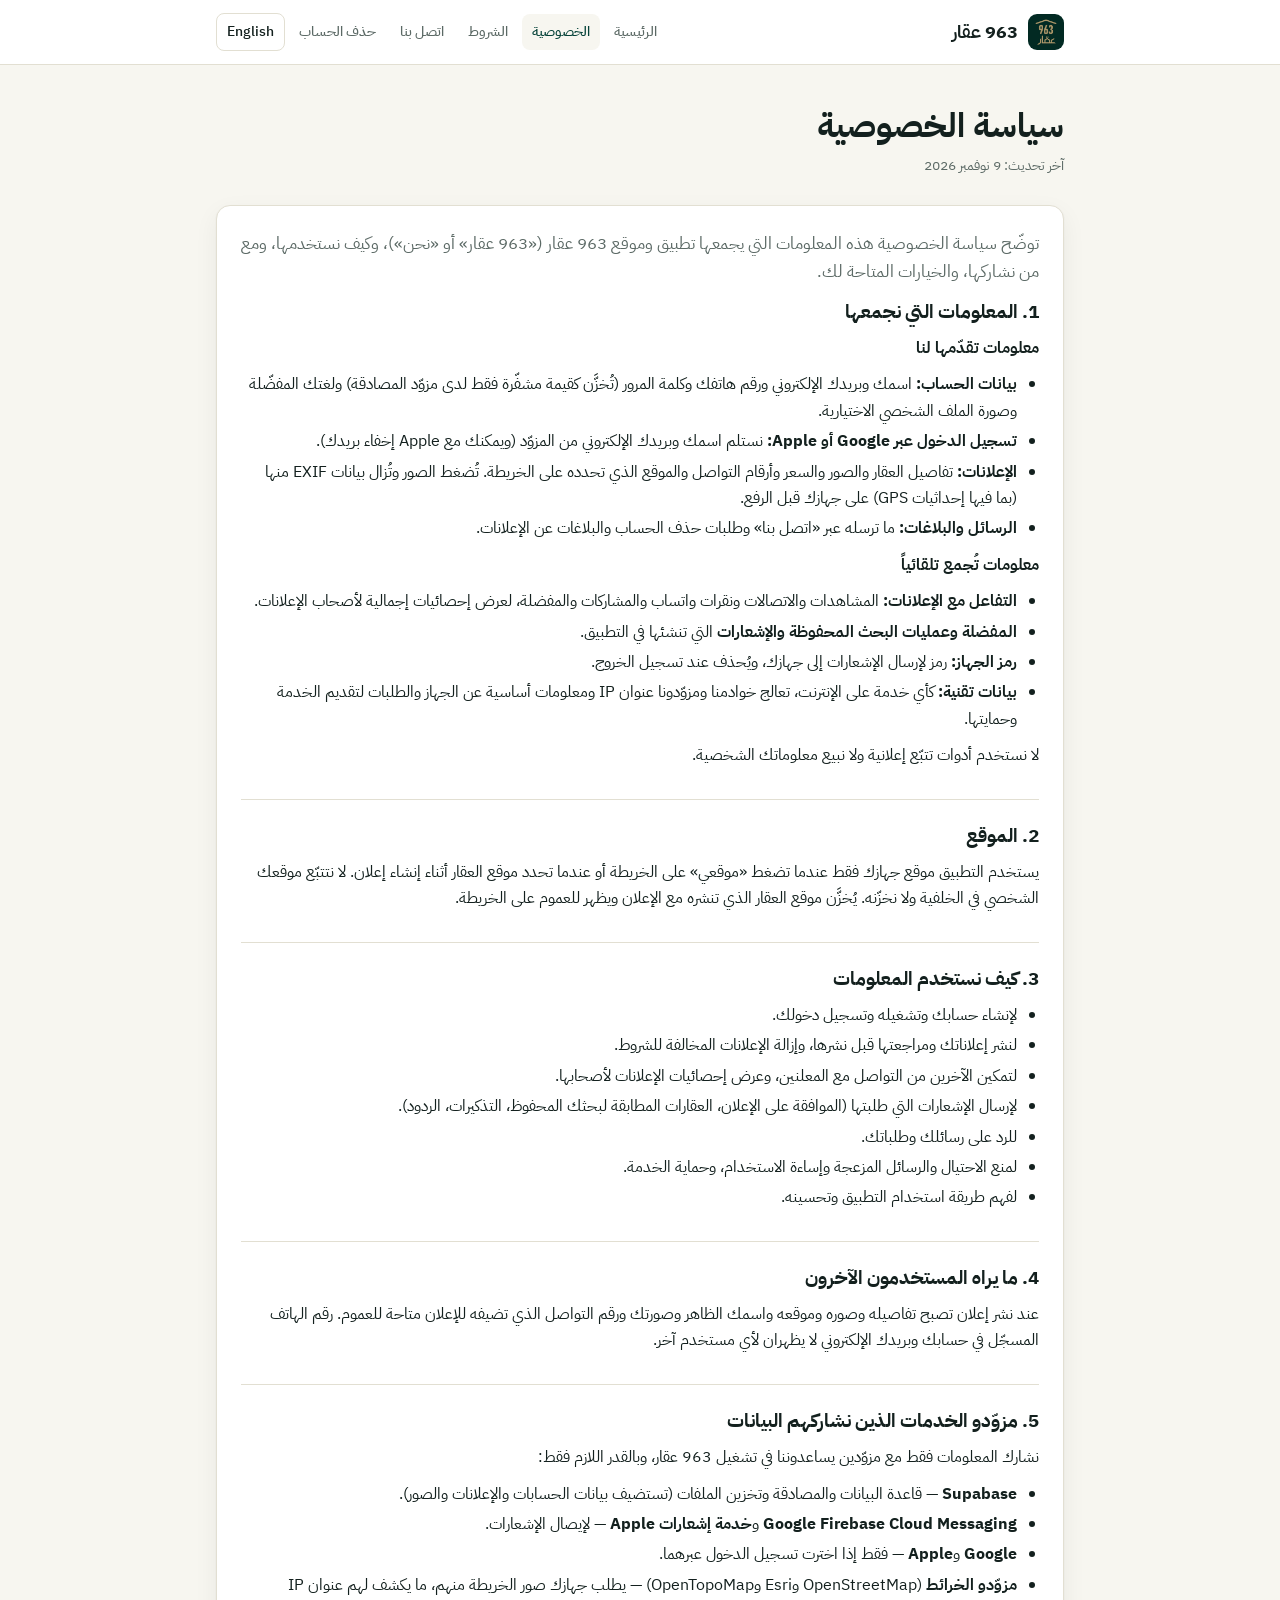
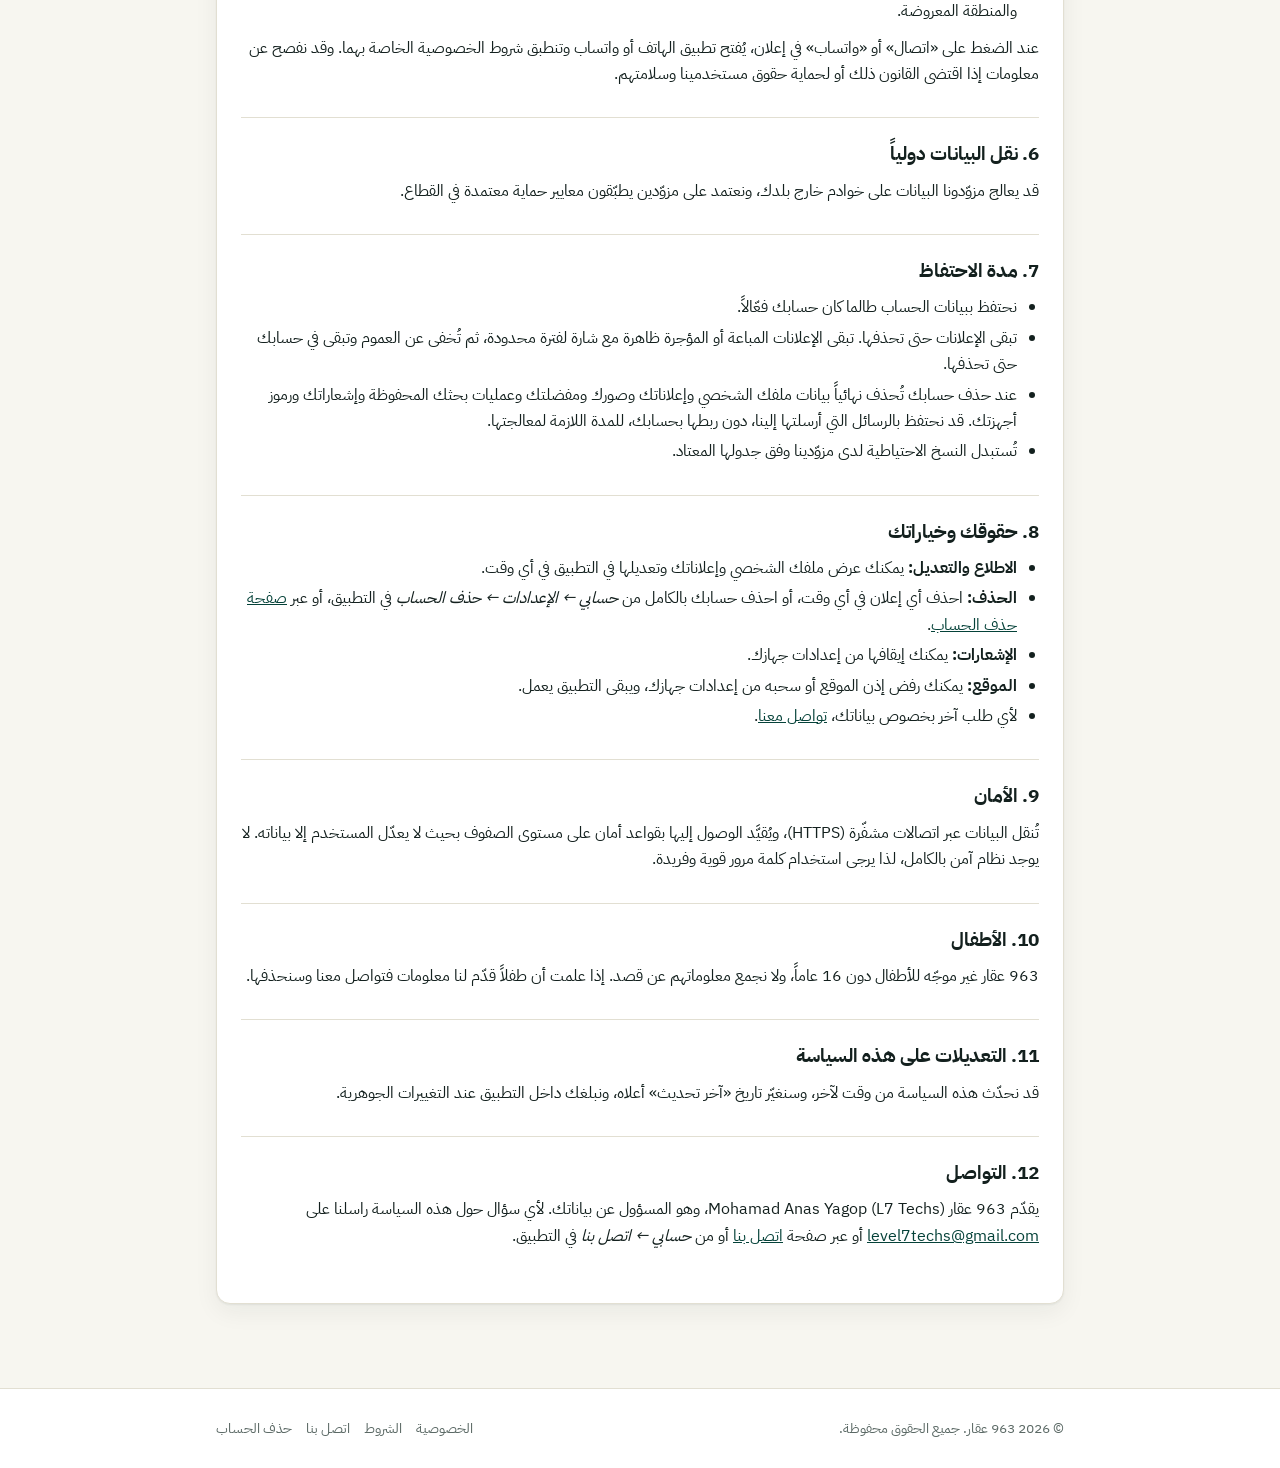
<file: ar/privacy.html>
<!doctype html>
<html lang="ar" dir="rtl">
<head>
<meta charset="utf-8">
<meta name="viewport" content="width=device-width, initial-scale=1">
<title>سياسة الخصوصية — 963 عقار</title>
<meta name="description" content="963 عقار سوق مجاني لبيع وشراء واستئجار العقارات في جميع أنحاء سوريا.">
<meta name="theme-color" content="#054239">
<link rel="icon" type="image/png" href="../assets/favicon.png">
<link rel="alternate" hreflang="en" href="../privacy.html">
<link rel="alternate" hreflang="ar" href="../ar/privacy.html">
<link rel="preconnect" href="https://fonts.googleapis.com">
<link rel="preconnect" href="https://fonts.gstatic.com" crossorigin>
<link href="https://fonts.googleapis.com/css2?family=IBM+Plex+Sans+Arabic:wght@400;500;600;700&family=Inter:wght@400;500;600;700&display=swap" rel="stylesheet">
<link rel="stylesheet" href="../assets/style.css">
</head>
<body>
<header class="site-header">
  <div class="wrap">
    <a class="brand" href="../ar/"><img src="../assets/logo.png" alt="" width="36" height="36">963 عقار</a>
    <nav class="nav" aria-label="القائمة الرئيسية"><a href="../ar/">الرئيسية</a><a href="../ar/privacy.html" aria-current="page">الخصوصية</a><a href="../ar/terms.html">الشروط</a><a href="../ar/contact.html">اتصل بنا</a><a href="../ar/delete-account.html">حذف الحساب</a><a class="lang" href="../privacy.html" hreflang="en" lang="en">English</a></nav>
  </div>
</header>
<main><div class="wrap">
<h1 class="page-title">سياسة الخصوصية</h1>
<p class="updated">آخر تحديث: 9 نوفمبر 2026</p>
<div class="card legal">
<p class="lead">توضّح سياسة الخصوصية هذه المعلومات التي يجمعها تطبيق وموقع 963 عقار («963 عقار» أو «نحن»)، وكيف نستخدمها، ومع من نشاركها، والخيارات المتاحة لك.</p>
<section><h2>1. المعلومات التي نجمعها</h2>
<p><strong>معلومات تقدّمها لنا</strong></p>
<ul>
<li><strong>بيانات الحساب:</strong> اسمك وبريدك الإلكتروني ورقم هاتفك وكلمة المرور (تُخزَّن كقيمة مشفّرة فقط لدى مزوّد المصادقة) ولغتك المفضّلة وصورة الملف الشخصي الاختيارية.</li>
<li><strong>تسجيل الدخول عبر Google أو Apple:</strong> نستلم اسمك وبريدك الإلكتروني من المزوّد (ويمكنك مع Apple إخفاء بريدك).</li>
<li><strong>الإعلانات:</strong> تفاصيل العقار والصور والسعر وأرقام التواصل والموقع الذي تحدده على الخريطة. تُضغط الصور وتُزال بيانات EXIF منها (بما فيها إحداثيات GPS) على جهازك قبل الرفع.</li>
<li><strong>الرسائل والبلاغات:</strong> ما ترسله عبر «اتصل بنا» وطلبات حذف الحساب والبلاغات عن الإعلانات.</li>
</ul>
<p><strong>معلومات تُجمع تلقائياً</strong></p>
<ul>
<li><strong>التفاعل مع الإعلانات:</strong> المشاهدات والاتصالات ونقرات واتساب والمشاركات والمفضلة، لعرض إحصائيات إجمالية لأصحاب الإعلانات.</li>
<li><strong>المفضلة وعمليات البحث المحفوظة والإشعارات</strong> التي تنشئها في التطبيق.</li>
<li><strong>رمز الجهاز:</strong> رمز لإرسال الإشعارات إلى جهازك، ويُحذف عند تسجيل الخروج.</li>
<li><strong>بيانات تقنية:</strong> كأي خدمة على الإنترنت، تعالج خوادمنا ومزوّدونا عنوان IP ومعلومات أساسية عن الجهاز والطلبات لتقديم الخدمة وحمايتها.</li>
</ul>
<p>لا نستخدم أدوات تتبّع إعلانية ولا نبيع معلوماتك الشخصية.</p></section>
<section><h2>2. الموقع</h2><p>يستخدم التطبيق موقع جهازك فقط عندما تضغط «موقعي» على الخريطة أو عندما تحدد موقع العقار أثناء إنشاء إعلان. لا نتتبّع موقعك الشخصي في الخلفية ولا نخزّنه. يُخزَّن موقع العقار الذي تنشره مع الإعلان ويظهر للعموم على الخريطة.</p></section>
<section><h2>3. كيف نستخدم المعلومات</h2><ul>
<li>لإنشاء حسابك وتشغيله وتسجيل دخولك.</li>
<li>لنشر إعلاناتك ومراجعتها قبل نشرها، وإزالة الإعلانات المخالفة للشروط.</li>
<li>لتمكين الآخرين من التواصل مع المعلنين، وعرض إحصائيات الإعلانات لأصحابها.</li>
<li>لإرسال الإشعارات التي طلبتها (الموافقة على الإعلان، العقارات المطابقة لبحثك المحفوظ، التذكيرات، الردود).</li>
<li>للرد على رسائلك وطلباتك.</li>
<li>لمنع الاحتيال والرسائل المزعجة وإساءة الاستخدام، وحماية الخدمة.</li>
<li>لفهم طريقة استخدام التطبيق وتحسينه.</li>
</ul></section>
<section><h2>4. ما يراه المستخدمون الآخرون</h2><p>عند نشر إعلان تصبح تفاصيله وصوره وموقعه واسمك الظاهر وصورتك ورقم التواصل الذي تضيفه للإعلان متاحة للعموم. رقم الهاتف المسجّل في حسابك وبريدك الإلكتروني لا يظهران لأي مستخدم آخر.</p></section>
<section><h2>5. مزوّدو الخدمات الذين نشاركهم البيانات</h2><p>نشارك المعلومات فقط مع مزوّدين يساعدوننا في تشغيل 963 عقار، وبالقدر اللازم فقط:</p>
<ul>
<li><strong>Supabase</strong> — قاعدة البيانات والمصادقة وتخزين الملفات (تستضيف بيانات الحسابات والإعلانات والصور).</li>
<li><strong>Google Firebase Cloud Messaging</strong> و<strong>خدمة إشعارات Apple</strong> — لإيصال الإشعارات.</li>
<li><strong>Google</strong> و<strong>Apple</strong> — فقط إذا اخترت تسجيل الدخول عبرهما.</li>
<li><strong>مزوّدو الخرائط</strong> (OpenStreetMap وEsri وOpenTopoMap) — يطلب جهازك صور الخريطة منهم، ما يكشف لهم عنوان IP والمنطقة المعروضة.</li>
</ul>
<p>عند الضغط على «اتصال» أو «واتساب» في إعلان، يُفتح تطبيق الهاتف أو واتساب وتنطبق شروط الخصوصية الخاصة بهما. وقد نفصح عن معلومات إذا اقتضى القانون ذلك أو لحماية حقوق مستخدمينا وسلامتهم.</p></section>
<section><h2>6. نقل البيانات دولياً</h2><p>قد يعالج مزوّدونا البيانات على خوادم خارج بلدك، ونعتمد على مزوّدين يطبّقون معايير حماية معتمدة في القطاع.</p></section>
<section><h2>7. مدة الاحتفاظ</h2><ul>
<li>نحتفظ ببيانات الحساب طالما كان حسابك فعّالاً.</li>
<li>تبقى الإعلانات حتى تحذفها. تبقى الإعلانات المباعة أو المؤجرة ظاهرة مع شارة لفترة محدودة، ثم تُخفى عن العموم وتبقى في حسابك حتى تحذفها.</li>
<li>عند حذف حسابك تُحذف نهائياً بيانات ملفك الشخصي وإعلاناتك وصورك ومفضلتك وعمليات بحثك المحفوظة وإشعاراتك ورموز أجهزتك. قد نحتفظ بالرسائل التي أرسلتها إلينا، دون ربطها بحسابك، للمدة اللازمة لمعالجتها.</li>
<li>تُستبدل النسخ الاحتياطية لدى مزوّدينا وفق جدولها المعتاد.</li>
</ul></section>
<section><h2>8. حقوقك وخياراتك</h2><ul>
<li><strong>الاطلاع والتعديل:</strong> يمكنك عرض ملفك الشخصي وإعلاناتك وتعديلها في التطبيق في أي وقت.</li>
<li><strong>الحذف:</strong> احذف أي إعلان في أي وقت، أو احذف حسابك بالكامل من <em>حسابي ← الإعدادات ← حذف الحساب</em> في التطبيق، أو عبر <a href="delete-account.html">صفحة حذف الحساب</a>.</li>
<li><strong>الإشعارات:</strong> يمكنك إيقافها من إعدادات جهازك.</li>
<li><strong>الموقع:</strong> يمكنك رفض إذن الموقع أو سحبه من إعدادات جهازك، ويبقى التطبيق يعمل.</li>
<li>لأي طلب آخر بخصوص بياناتك، <a href="contact.html">تواصل معنا</a>.</li>
</ul></section>
<section><h2>9. الأمان</h2><p>تُنقل البيانات عبر اتصالات مشفّرة (HTTPS)، ويُقيَّد الوصول إليها بقواعد أمان على مستوى الصفوف بحيث لا يعدّل المستخدم إلا بياناته. لا يوجد نظام آمن بالكامل، لذا يرجى استخدام كلمة مرور قوية وفريدة.</p></section>
<section><h2>10. الأطفال</h2><p>963 عقار غير موجّه للأطفال دون 16 عاماً، ولا نجمع معلوماتهم عن قصد. إذا علمت أن طفلاً قدّم لنا معلومات فتواصل معنا وسنحذفها.</p></section>
<section><h2>11. التعديلات على هذه السياسة</h2><p>قد نحدّث هذه السياسة من وقت لآخر، وسنغيّر تاريخ «آخر تحديث» أعلاه، ونبلغك داخل التطبيق عند التغييرات الجوهرية.</p></section>
<section><h2>12. التواصل</h2><p>يقدّم 963 عقار <span dir="ltr">Mohamad Anas Yagop (L7 Techs)</span>، وهو المسؤول عن بياناتك. لأي سؤال حول هذه السياسة راسلنا على <a href="mailto:level7techs@gmail.com" dir="ltr">level7techs@gmail.com</a> أو عبر صفحة <a href="contact.html">اتصل بنا</a> أو من <em>حسابي ← اتصل بنا</em> في التطبيق.</p></section>
</div>
</div></main>
<footer class="site-footer">
  <div class="wrap">
    <span>© 2026 963 عقار. جميع الحقوق محفوظة.</span>
    <nav><a href="../ar/privacy.html">الخصوصية</a><a href="../ar/terms.html">الشروط</a><a href="../ar/contact.html">اتصل بنا</a><a href="../ar/delete-account.html">حذف الحساب</a></nav>
  </div>
</footer>

</body>
</html>
</file>
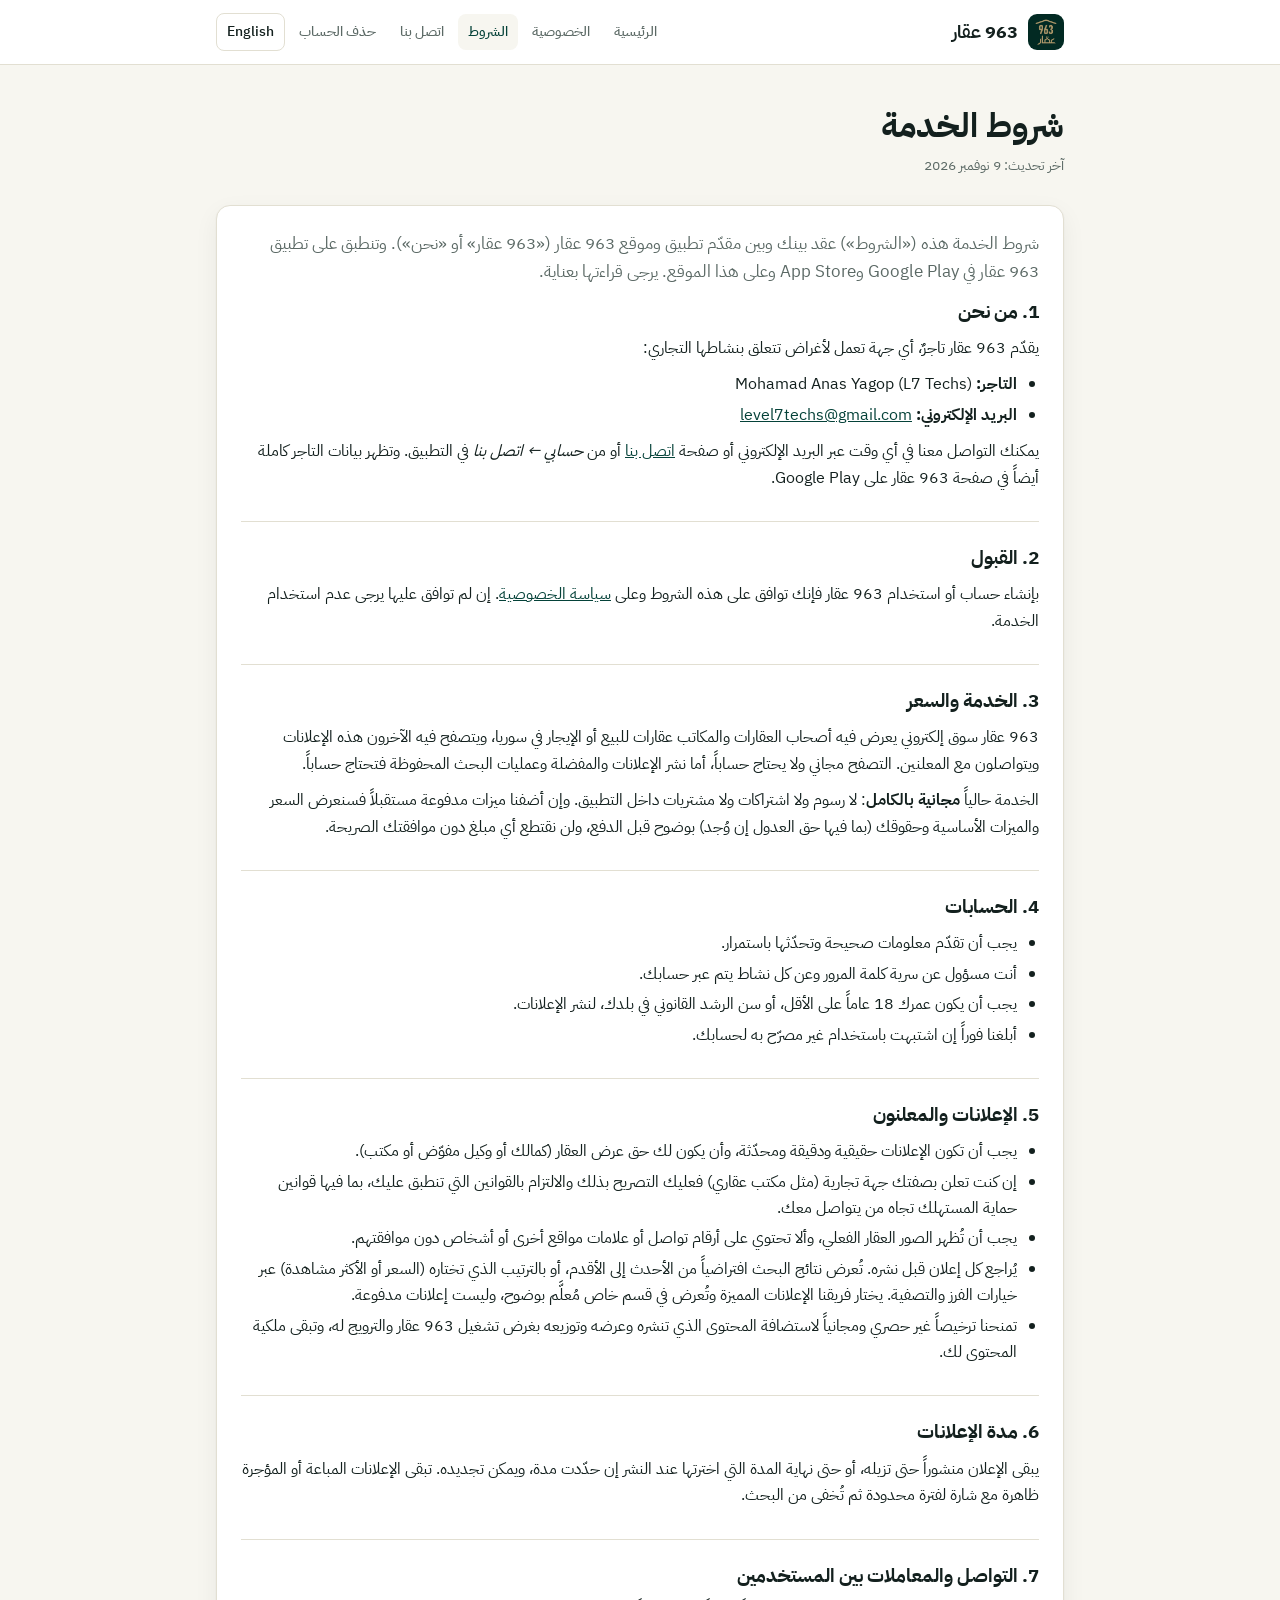
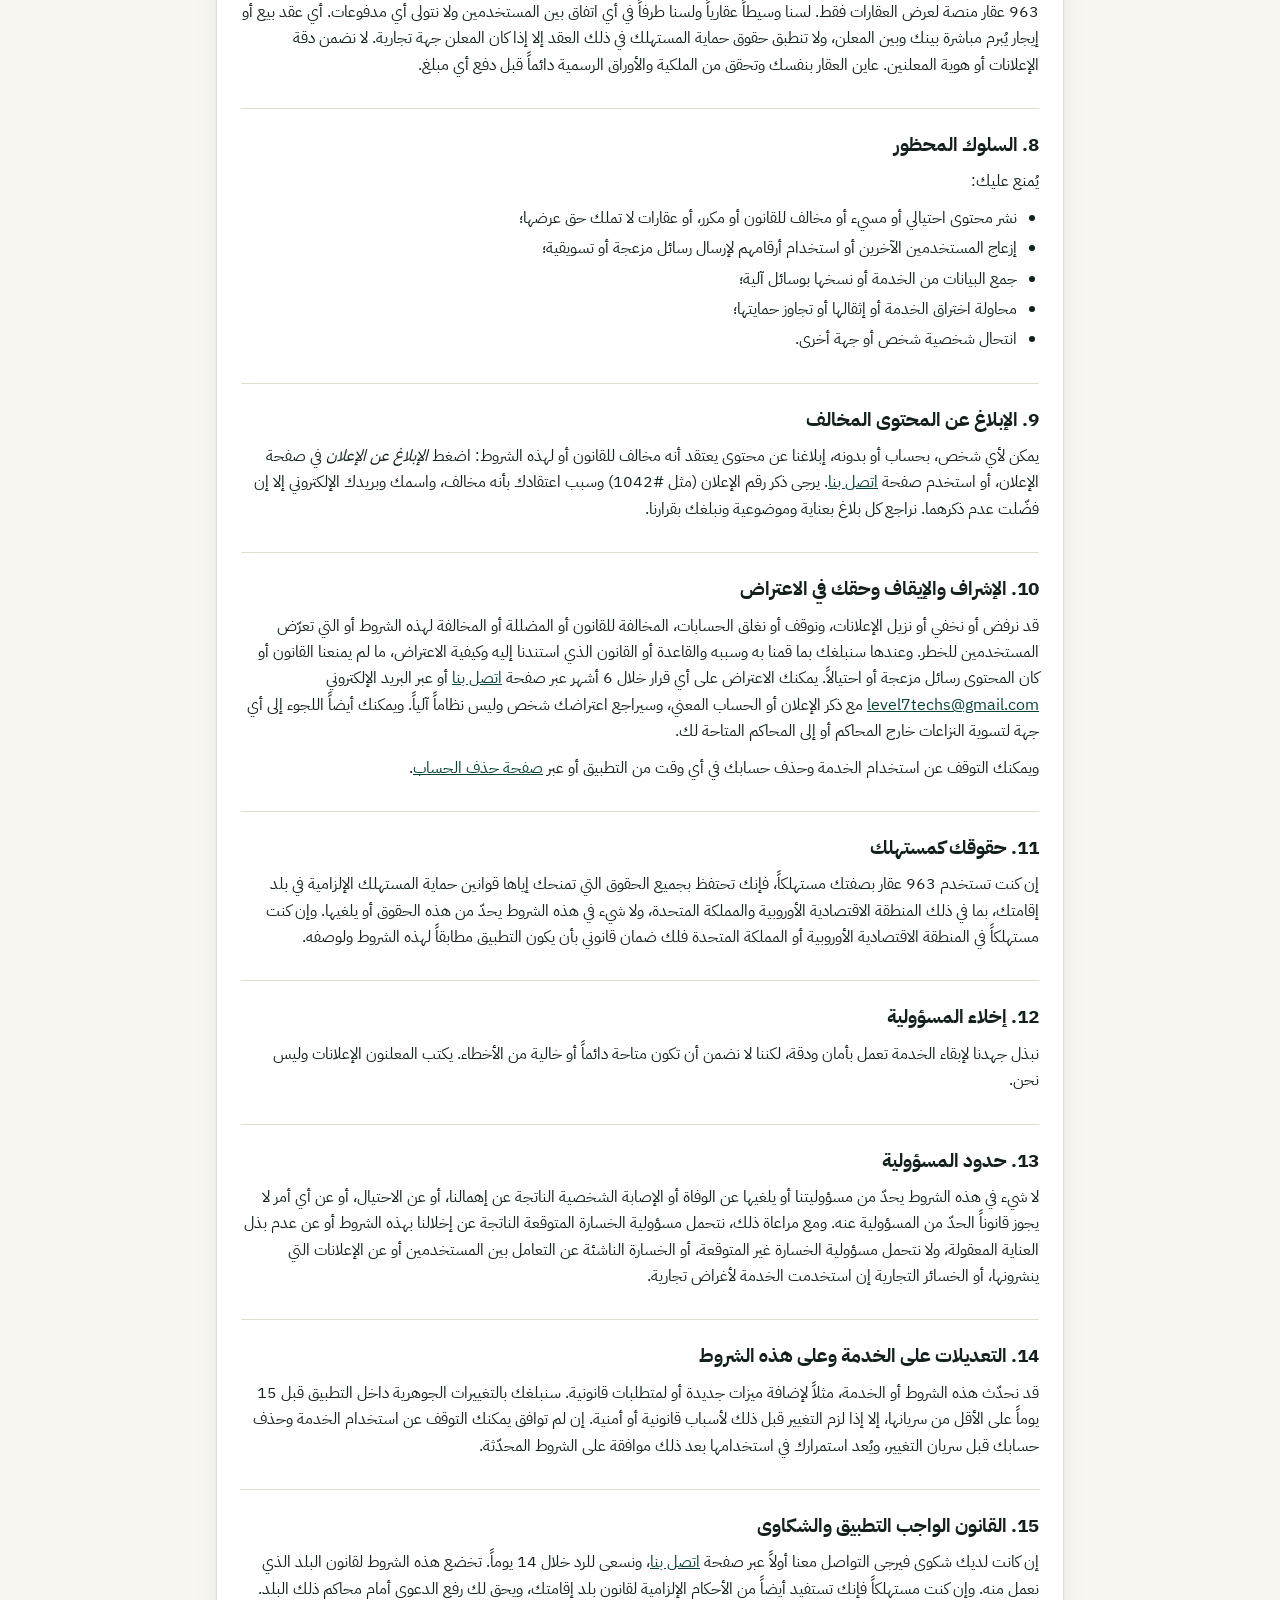
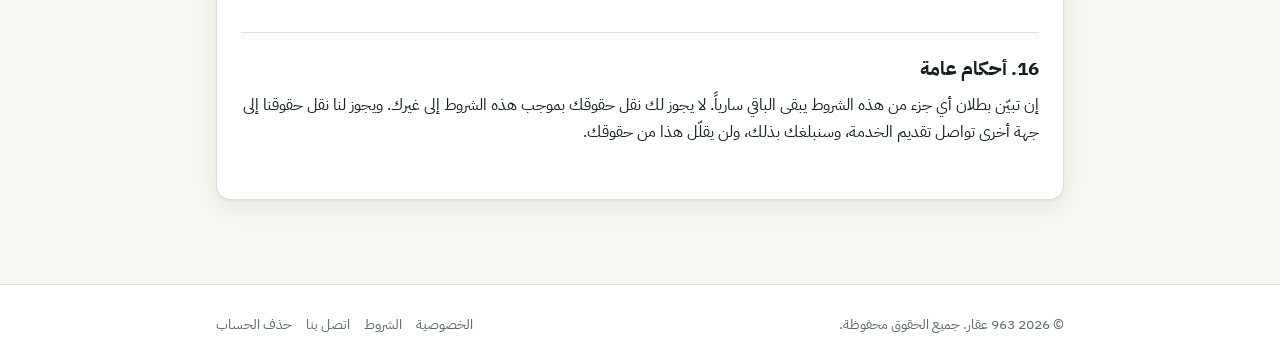
<file: ar/terms.html>
<!doctype html>
<html lang="ar" dir="rtl">
<head>
<meta charset="utf-8">
<meta name="viewport" content="width=device-width, initial-scale=1">
<title>شروط الخدمة — 963 عقار</title>
<meta name="description" content="963 عقار سوق مجاني لبيع وشراء واستئجار العقارات في جميع أنحاء سوريا.">
<meta name="theme-color" content="#054239">
<link rel="icon" type="image/png" href="../assets/favicon.png">
<link rel="alternate" hreflang="en" href="../terms.html">
<link rel="alternate" hreflang="ar" href="../ar/terms.html">
<link rel="preconnect" href="https://fonts.googleapis.com">
<link rel="preconnect" href="https://fonts.gstatic.com" crossorigin>
<link href="https://fonts.googleapis.com/css2?family=IBM+Plex+Sans+Arabic:wght@400;500;600;700&family=Inter:wght@400;500;600;700&display=swap" rel="stylesheet">
<link rel="stylesheet" href="../assets/style.css">
</head>
<body>
<header class="site-header">
  <div class="wrap">
    <a class="brand" href="../ar/"><img src="../assets/logo.png" alt="" width="36" height="36">963 عقار</a>
    <nav class="nav" aria-label="القائمة الرئيسية"><a href="../ar/">الرئيسية</a><a href="../ar/privacy.html">الخصوصية</a><a href="../ar/terms.html" aria-current="page">الشروط</a><a href="../ar/contact.html">اتصل بنا</a><a href="../ar/delete-account.html">حذف الحساب</a><a class="lang" href="../terms.html" hreflang="en" lang="en">English</a></nav>
  </div>
</header>
<main><div class="wrap">
<h1 class="page-title">شروط الخدمة</h1>
<p class="updated">آخر تحديث: 9 نوفمبر 2026</p>
<div class="card legal">
<p class="lead">شروط الخدمة هذه («الشروط») عقد بينك وبين مقدّم تطبيق وموقع 963 عقار («963 عقار» أو «نحن»). وتنطبق على تطبيق 963 عقار في Google Play وApp Store وعلى هذا الموقع. يرجى قراءتها بعناية.</p>
<section><h2>1. من نحن</h2><p>يقدّم 963 عقار تاجرٌ، أي جهة تعمل لأغراض تتعلق بنشاطها التجاري:</p><ul><li><strong>التاجر:</strong> <span dir="ltr">Mohamad Anas Yagop (L7 Techs)</span></li><li><strong>البريد الإلكتروني:</strong> <a href="mailto:level7techs@gmail.com" dir="ltr">level7techs@gmail.com</a></li></ul><p>يمكنك التواصل معنا في أي وقت عبر البريد الإلكتروني أو صفحة <a href="contact.html">اتصل بنا</a> أو من <em>حسابي ← اتصل بنا</em> في التطبيق. وتظهر بيانات التاجر كاملة أيضاً في صفحة 963 عقار على Google Play.</p></section>
<section><h2>2. القبول</h2><p>بإنشاء حساب أو استخدام 963 عقار فإنك توافق على هذه الشروط وعلى <a href="privacy.html">سياسة الخصوصية</a>. إن لم توافق عليها يرجى عدم استخدام الخدمة.</p></section>
<section><h2>3. الخدمة والسعر</h2><p>963 عقار سوق إلكتروني يعرض فيه أصحاب العقارات والمكاتب عقارات للبيع أو الإيجار في سوريا، ويتصفح فيه الآخرون هذه الإعلانات ويتواصلون مع المعلنين. التصفح مجاني ولا يحتاج حساباً، أما نشر الإعلانات والمفضلة وعمليات البحث المحفوظة فتحتاج حساباً.</p><p>الخدمة حالياً <strong>مجانية بالكامل</strong>: لا رسوم ولا اشتراكات ولا مشتريات داخل التطبيق. وإن أضفنا ميزات مدفوعة مستقبلاً فسنعرض السعر والميزات الأساسية وحقوقك (بما فيها حق العدول إن وُجد) بوضوح قبل الدفع، ولن نقتطع أي مبلغ دون موافقتك الصريحة.</p></section>
<section><h2>4. الحسابات</h2><ul><li>يجب أن تقدّم معلومات صحيحة وتحدّثها باستمرار.</li><li>أنت مسؤول عن سرية كلمة المرور وعن كل نشاط يتم عبر حسابك.</li><li>يجب أن يكون عمرك 18 عاماً على الأقل، أو سن الرشد القانوني في بلدك، لنشر الإعلانات.</li><li>أبلغنا فوراً إن اشتبهت باستخدام غير مصرّح به لحسابك.</li></ul></section>
<section><h2>5. الإعلانات والمعلنون</h2><ul><li>يجب أن تكون الإعلانات حقيقية ودقيقة ومحدّثة، وأن يكون لك حق عرض العقار (كمالك أو وكيل مفوّض أو مكتب).</li><li>إن كنت تعلن بصفتك جهة تجارية (مثل مكتب عقاري) فعليك التصريح بذلك والالتزام بالقوانين التي تنطبق عليك، بما فيها قوانين حماية المستهلك تجاه من يتواصل معك.</li><li>يجب أن تُظهر الصور العقار الفعلي، وألا تحتوي على أرقام تواصل أو علامات مواقع أخرى أو أشخاص دون موافقتهم.</li><li>يُراجع كل إعلان قبل نشره. تُعرض نتائج البحث افتراضياً من الأحدث إلى الأقدم، أو بالترتيب الذي تختاره (السعر أو الأكثر مشاهدة) عبر خيارات الفرز والتصفية. يختار فريقنا الإعلانات المميزة وتُعرض في قسم خاص مُعلَّم بوضوح، وليست إعلانات مدفوعة.</li><li>تمنحنا ترخيصاً غير حصري ومجانياً لاستضافة المحتوى الذي تنشره وعرضه وتوزيعه بغرض تشغيل 963 عقار والترويج له، وتبقى ملكية المحتوى لك.</li></ul></section>
<section><h2>6. مدة الإعلانات</h2><p>يبقى الإعلان منشوراً حتى تزيله، أو حتى نهاية المدة التي اخترتها عند النشر إن حدّدت مدة، ويمكن تجديده. تبقى الإعلانات المباعة أو المؤجرة ظاهرة مع شارة لفترة محدودة ثم تُخفى من البحث.</p></section>
<section><h2>7. التواصل والمعاملات بين المستخدمين</h2><p>963 عقار منصة لعرض العقارات فقط. لسنا وسيطاً عقارياً ولسنا طرفاً في أي اتفاق بين المستخدمين ولا نتولى أي مدفوعات. أي عقد بيع أو إيجار يُبرم مباشرة بينك وبين المعلن، ولا تنطبق حقوق حماية المستهلك في ذلك العقد إلا إذا كان المعلن جهة تجارية. لا نضمن دقة الإعلانات أو هوية المعلنين. عاين العقار بنفسك وتحقق من الملكية والأوراق الرسمية دائماً قبل دفع أي مبلغ.</p></section>
<section><h2>8. السلوك المحظور</h2><p>يُمنع عليك:</p><ul><li>نشر محتوى احتيالي أو مسيء أو مخالف للقانون أو مكرر، أو عقارات لا تملك حق عرضها؛</li><li>إزعاج المستخدمين الآخرين أو استخدام أرقامهم لإرسال رسائل مزعجة أو تسويقية؛</li><li>جمع البيانات من الخدمة أو نسخها بوسائل آلية؛</li><li>محاولة اختراق الخدمة أو إثقالها أو تجاوز حمايتها؛</li><li>انتحال شخصية شخص أو جهة أخرى.</li></ul></section>
<section><h2>9. الإبلاغ عن المحتوى المخالف</h2><p>يمكن لأي شخص، بحساب أو بدونه، إبلاغنا عن محتوى يعتقد أنه مخالف للقانون أو لهذه الشروط: اضغط <em>الإبلاغ عن الإعلان</em> في صفحة الإعلان، أو استخدم صفحة <a href="contact.html">اتصل بنا</a>. يرجى ذكر رقم الإعلان (مثل #1042) وسبب اعتقادك بأنه مخالف، واسمك وبريدك الإلكتروني إلا إن فضّلت عدم ذكرهما. نراجع كل بلاغ بعناية وموضوعية ونبلغك بقرارنا.</p></section>
<section><h2>10. الإشراف والإيقاف وحقك في الاعتراض</h2><p>قد نرفض أو نخفي أو نزيل الإعلانات، ونوقف أو نغلق الحسابات، المخالفة للقانون أو المضللة أو المخالفة لهذه الشروط أو التي تعرّض المستخدمين للخطر. وعندها سنبلغك بما قمنا به وسببه والقاعدة أو القانون الذي استندنا إليه وكيفية الاعتراض، ما لم يمنعنا القانون أو كان المحتوى رسائل مزعجة أو احتيالاً. يمكنك الاعتراض على أي قرار خلال 6 أشهر عبر صفحة <a href="contact.html">اتصل بنا</a> أو عبر البريد الإلكتروني <a href="mailto:level7techs@gmail.com" dir="ltr">level7techs@gmail.com</a> مع ذكر الإعلان أو الحساب المعني، وسيراجع اعتراضك شخص وليس نظاماً آلياً. ويمكنك أيضاً اللجوء إلى أي جهة لتسوية النزاعات خارج المحاكم أو إلى المحاكم المتاحة لك.</p><p>ويمكنك التوقف عن استخدام الخدمة وحذف حسابك في أي وقت من التطبيق أو عبر <a href="delete-account.html">صفحة حذف الحساب</a>.</p></section>
<section><h2>11. حقوقك كمستهلك</h2><p>إن كنت تستخدم 963 عقار بصفتك مستهلكاً، فإنك تحتفظ بجميع الحقوق التي تمنحك إياها قوانين حماية المستهلك الإلزامية في بلد إقامتك، بما في ذلك المنطقة الاقتصادية الأوروبية والمملكة المتحدة، ولا شيء في هذه الشروط يحدّ من هذه الحقوق أو يلغيها. وإن كنت مستهلكاً في المنطقة الاقتصادية الأوروبية أو المملكة المتحدة فلك ضمان قانوني بأن يكون التطبيق مطابقاً لهذه الشروط ولوصفه.</p></section>
<section><h2>12. إخلاء المسؤولية</h2><p>نبذل جهدنا لإبقاء الخدمة تعمل بأمان ودقة، لكننا لا نضمن أن تكون متاحة دائماً أو خالية من الأخطاء. يكتب المعلنون الإعلانات وليس نحن.</p></section>
<section><h2>13. حدود المسؤولية</h2><p>لا شيء في هذه الشروط يحدّ من مسؤوليتنا أو يلغيها عن الوفاة أو الإصابة الشخصية الناتجة عن إهمالنا، أو عن الاحتيال، أو عن أي أمر لا يجوز قانوناً الحدّ من المسؤولية عنه. ومع مراعاة ذلك، نتحمل مسؤولية الخسارة المتوقعة الناتجة عن إخلالنا بهذه الشروط أو عن عدم بذل العناية المعقولة، ولا نتحمل مسؤولية الخسارة غير المتوقعة، أو الخسارة الناشئة عن التعامل بين المستخدمين أو عن الإعلانات التي ينشرونها، أو الخسائر التجارية إن استخدمت الخدمة لأغراض تجارية.</p></section>
<section><h2>14. التعديلات على الخدمة وعلى هذه الشروط</h2><p>قد نحدّث هذه الشروط أو الخدمة، مثلاً لإضافة ميزات جديدة أو لمتطلبات قانونية. سنبلغك بالتغييرات الجوهرية داخل التطبيق قبل 15 يوماً على الأقل من سريانها، إلا إذا لزم التغيير قبل ذلك لأسباب قانونية أو أمنية. إن لم توافق يمكنك التوقف عن استخدام الخدمة وحذف حسابك قبل سريان التغيير، ويُعد استمرارك في استخدامها بعد ذلك موافقة على الشروط المحدّثة.</p></section>
<section><h2>15. القانون الواجب التطبيق والشكاوى</h2><p>إن كانت لديك شكوى فيرجى التواصل معنا أولاً عبر صفحة <a href="contact.html">اتصل بنا</a>، ونسعى للرد خلال 14 يوماً. تخضع هذه الشروط لقانون البلد الذي نعمل منه. وإن كنت مستهلكاً فإنك تستفيد أيضاً من الأحكام الإلزامية لقانون بلد إقامتك، ويحق لك رفع الدعوى أمام محاكم ذلك البلد.</p></section>
<section><h2>16. أحكام عامة</h2><p>إن تبيّن بطلان أي جزء من هذه الشروط يبقى الباقي سارياً. لا يجوز لك نقل حقوقك بموجب هذه الشروط إلى غيرك. ويجوز لنا نقل حقوقنا إلى جهة أخرى تواصل تقديم الخدمة، وسنبلغك بذلك، ولن يقلّل هذا من حقوقك.</p></section>
</div>
</div></main>
<footer class="site-footer">
  <div class="wrap">
    <span>© 2026 963 عقار. جميع الحقوق محفوظة.</span>
    <nav><a href="../ar/privacy.html">الخصوصية</a><a href="../ar/terms.html">الشروط</a><a href="../ar/contact.html">اتصل بنا</a><a href="../ar/delete-account.html">حذف الحساب</a></nav>
  </div>
</footer>

</body>
</html>
</file>
<file: assets/style.css>
/* 963 Aqar website — Forest & Golden Wheat palette (matches the app). */
:root {
  --forest-900: #002623;
  --forest-700: #054239;
  --forest-500: #428177;
  --wheat-100: #edebe0;
  --wheat-500: #b9a779;
  --wheat-700: #988561;

  --bg: #f7f6f0;
  --surface: #ffffff;
  --text: #13201e;
  --muted: #5b6965;
  --border: #e2dfd2;
  --primary: var(--forest-700);
  --on-primary: #ffffff;
  --accent: var(--wheat-700);
  --danger: #b3261e;
  --danger-bg: #fbeceb;
  --ok: #1e6b4f;
  --ok-bg: #e5f3ec;
  --radius: 14px;
  --shadow: 0 1px 2px rgba(0, 38, 35, .06), 0 8px 24px rgba(0, 38, 35, .06);
  color-scheme: light;
}

@media (prefers-color-scheme: dark) {
  :root {
    --bg: #0b1715;
    --surface: #12211f;
    --text: #e9ece8;
    --muted: #9aaba6;
    --border: #22332f;
    --primary: #6fb3a7;
    --on-primary: #002623;
    --accent: var(--wheat-500);
    --danger: #f2b8b5;
    --danger-bg: #3a1a18;
    --ok: #9fd8bf;
    --ok-bg: #12302a;
    --shadow: none;
    color-scheme: dark;
  }
}

* { box-sizing: border-box; }
html { -webkit-text-size-adjust: 100%; }
body {
  margin: 0;
  background: var(--bg);
  color: var(--text);
  font-family: "Inter", "IBM Plex Sans Arabic", system-ui, -apple-system, "Segoe UI", Roboto, sans-serif;
  line-height: 1.65;
  font-size: 16px;
}
html[lang="ar"] body { font-family: "IBM Plex Sans Arabic", "Inter", system-ui, sans-serif; }

a { color: var(--primary); }
a:hover { text-decoration-thickness: 2px; }
img { max-width: 100%; display: block; }

.wrap { max-width: 880px; margin: 0 auto; padding: 0 16px; }

/* ── Header ── */
.site-header {
  background: var(--surface);
  border-bottom: 1px solid var(--border);
  position: sticky; top: 0; z-index: 10;
}
.site-header .wrap {
  display: flex; align-items: center; gap: 16px; min-height: 64px; flex-wrap: wrap;
}
.brand { display: flex; align-items: center; gap: 10px; text-decoration: none; color: var(--text); font-weight: 700; font-size: 18px; }
.brand img { width: 36px; height: 36px; border-radius: 9px; }
.nav { display: flex; gap: 4px; margin-inline-start: auto; flex-wrap: wrap; align-items: center; }
.nav a {
  text-decoration: none; color: var(--muted); padding: 6px 10px; border-radius: 8px; font-size: 14px; font-weight: 500;
}
.nav a:hover { background: var(--bg); color: var(--text); }
.nav a[aria-current="page"] { color: var(--primary); background: var(--bg); }
.nav .lang { border: 1px solid var(--border); color: var(--text); }

/* ── Hero ── */
.hero {
  background: linear-gradient(160deg, var(--forest-900), var(--forest-700) 60%, var(--forest-500));
  color: #fff; padding: 64px 0 72px;
}
.hero .wrap { display: flex; gap: 32px; align-items: center; flex-wrap: wrap; }
.hero img { width: 120px; height: 120px; border-radius: 28px; box-shadow: 0 12px 32px rgba(0,0,0,.3); }
.hero h1 { font-size: clamp(30px, 6vw, 44px); line-height: 1.2; margin: 0 0 12px; }
.hero p { margin: 0; color: var(--wheat-100); font-size: 18px; max-width: 520px; }
.hero .tag { color: var(--wheat-500); font-weight: 600; letter-spacing: .02em; margin-bottom: 8px; }

/* ── Content ── */
main { padding: 40px 0 64px; }
.page-title { font-size: clamp(26px, 5vw, 34px); line-height: 1.25; margin: 0 0 6px; }
.updated { color: var(--muted); font-size: 14px; margin: 0 0 28px; }
.lead { font-size: 17px; color: var(--muted); margin: 0 0 28px; }

.card {
  background: var(--surface); border: 1px solid var(--border); border-radius: var(--radius);
  padding: 24px; box-shadow: var(--shadow); margin-bottom: 20px;
}
.card h2 { font-size: 19px; margin: 0 0 8px; }
.card h3 { font-size: 16px; margin: 18px 0 6px; }
.card p, .card ul, .card ol { margin: 0 0 10px; }
.card ul, .card ol { padding-inline-start: 22px; }
.card li { margin-bottom: 4px; }
.card > :last-child { margin-bottom: 0; }

.legal section { padding: 20px 0; border-top: 1px solid var(--border); }
.legal section:first-of-type { border-top: 0; padding-top: 0; }
.legal h2 { font-size: 19px; margin: 0 0 8px; }
.legal p, .legal ul { margin: 0 0 10px; }
.legal ul { padding-inline-start: 22px; }

.grid { display: grid; grid-template-columns: repeat(auto-fit, minmax(230px, 1fr)); gap: 16px; }
.feature { padding: 20px; }
.feature .icon {
  width: 40px; height: 40px; border-radius: 10px; display: grid; place-items: center;
  background: var(--wheat-100); color: var(--forest-700); font-size: 20px; margin-bottom: 10px;
}
@media (prefers-color-scheme: dark) { .feature .icon { background: #1f3530; color: var(--wheat-500); } }
.feature h3 { margin: 0 0 4px; font-size: 16px; }
.feature p { margin: 0; color: var(--muted); font-size: 15px; }

.section-title { font-size: 22px; margin: 40px 0 16px; }
.links-list { display: grid; gap: 10px; grid-template-columns: repeat(auto-fit, minmax(200px, 1fr)); }
.links-list a {
  display: block; padding: 16px 18px; background: var(--surface); border: 1px solid var(--border);
  border-radius: 12px; text-decoration: none; color: var(--text); font-weight: 600;
}
.links-list a:hover { border-color: var(--primary); }
.links-list a span { display: block; color: var(--muted); font-weight: 400; font-size: 14px; }

.warning {
  background: var(--danger-bg); color: var(--danger); border-radius: 12px; padding: 14px 16px;
  font-weight: 500; margin-bottom: 16px;
}
.steps { counter-reset: s; list-style: none; padding: 0 !important; }
.steps li { counter-increment: s; position: relative; padding-inline-start: 40px; margin-bottom: 12px; }
.steps li::before {
  content: counter(s); position: absolute; inset-inline-start: 0; top: 0;
  width: 28px; height: 28px; border-radius: 50%; background: var(--primary); color: var(--on-primary);
  display: grid; place-items: center; font-weight: 700; font-size: 14px;
}

/* ── Forms ── */
form { display: grid; gap: 16px; }
.row { display: grid; gap: 16px; grid-template-columns: repeat(auto-fit, minmax(220px, 1fr)); }
label { display: grid; gap: 6px; font-weight: 600; font-size: 14px; }
label .hint { font-weight: 400; color: var(--muted); }
input, select, textarea {
  font: inherit; color: var(--text); background: var(--bg); border: 1px solid var(--border);
  border-radius: 10px; padding: 11px 12px; width: 100%;
}
input:focus, select:focus, textarea:focus { outline: 2px solid var(--primary); outline-offset: 1px; border-color: transparent; }
textarea { min-height: 140px; resize: vertical; }
.check { display: flex; gap: 10px; align-items: flex-start; font-weight: 500; }
.check input { width: 18px; height: 18px; margin-top: 3px; flex: none; }
.hp { position: absolute; left: -9999px; width: 1px; height: 1px; overflow: hidden; }
button {
  font: inherit; font-weight: 600; border: 0; border-radius: 10px; padding: 12px 22px; cursor: pointer;
  background: var(--primary); color: var(--on-primary); justify-self: start;
}
button.danger { background: var(--danger); color: #fff; }
@media (prefers-color-scheme: dark) { button.danger { color: #2a0d0b; } }
button:disabled { opacity: .55; cursor: not-allowed; }
.status { border-radius: 10px; padding: 12px 14px; display: none; }
.status.ok { display: block; background: var(--ok-bg); color: var(--ok); }
.status.err { display: block; background: var(--danger-bg); color: var(--danger); }

.email-link { font-size: 20px; font-weight: 600; word-break: break-all; }

/* ── Footer ── */
.site-footer { border-top: 1px solid var(--border); background: var(--surface); padding: 28px 0; font-size: 14px; color: var(--muted); }
.site-footer .wrap { display: flex; gap: 16px; flex-wrap: wrap; justify-content: space-between; align-items: center; }
.site-footer nav { display: flex; gap: 14px; flex-wrap: wrap; }
.site-footer a { color: var(--muted); text-decoration: none; }
.site-footer a:hover { color: var(--primary); }

@media (max-width: 640px) {
  .site-header { position: static; }
  .site-header .wrap { padding-top: 10px; padding-bottom: 10px; }
  .nav { margin-inline-start: 0; width: 100%; }
  .hero { padding: 44px 0 52px; }
  .hero img { width: 88px; height: 88px; border-radius: 22px; }
  .card { padding: 18px; }
  button { width: 100%; }
}
</file>
